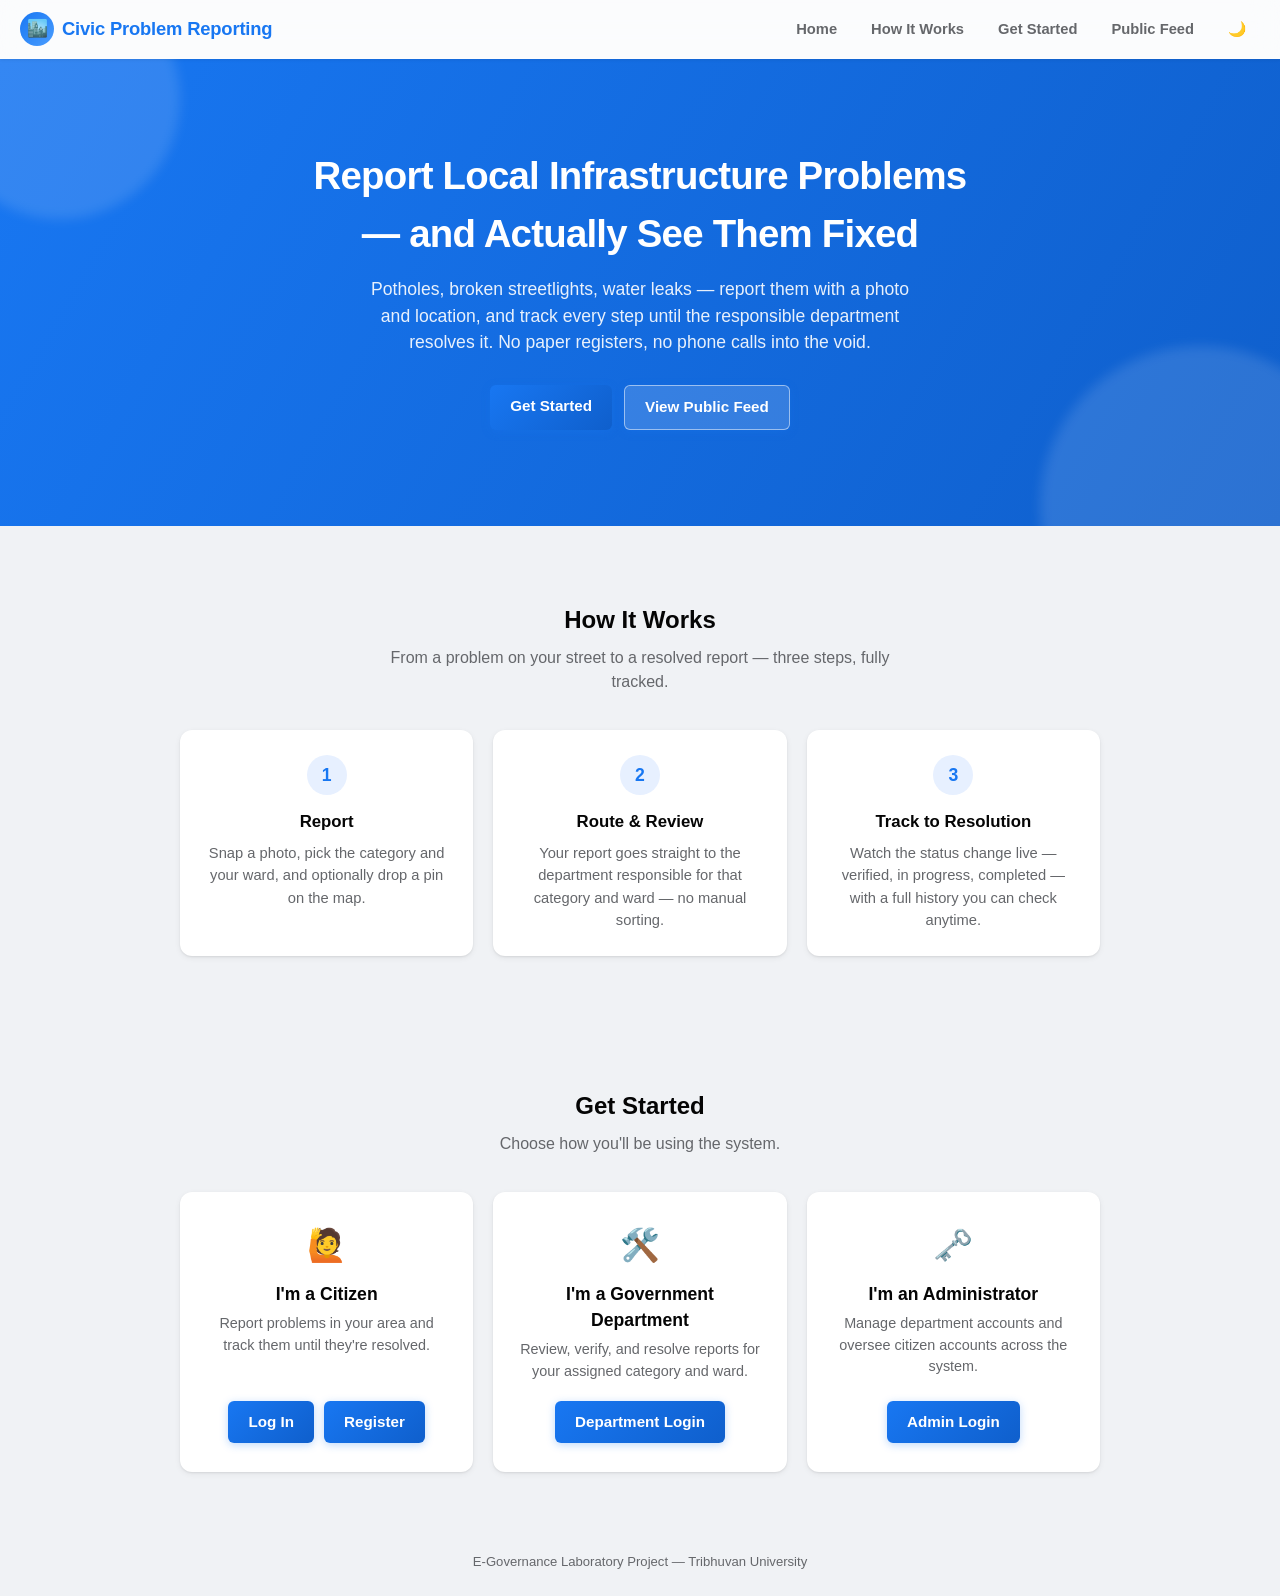
<file: frontend/index.html>
<!DOCTYPE html>
<html lang="en">
<head>
<meta charset="UTF-8" />
<script>(function(){var t=localStorage.getItem("theme");if(t==="dark"||t==="light")document.documentElement.setAttribute("data-theme",t);})();</script>
<meta name="viewport" content="width=device-width, initial-scale=1.0" />
<title>Local Civic Problem Reporting System</title>
<link rel="stylesheet" href="css/style.css?v=10" />
</head>
<body>

<header class="site-header">
  <a class="brand" href="index.html"><span class="brand-icon">🏙️</span>Civic Problem Reporting</a>
  <nav>
    <a href="#home">Home</a>
    <a href="#how-it-works">How It Works</a>
    <a href="#get-started">Get Started</a>
    <a href="feed.html">Public Feed</a>
    <button type="button" class="theme-toggle" data-theme-toggle aria-label="Toggle dark mode"></button>
  </nav>
</header>

<section class="hero" id="home">
  <h1>Report Local Infrastructure Problems — and Actually See Them Fixed</h1>
  <p class="hero-subtitle">
    Potholes, broken streetlights, water leaks — report them with a photo and
    location, and track every step until the responsible department resolves
    it. No paper registers, no phone calls into the void.
  </p>
  <div class="hero-actions">
    <a class="btn" href="#get-started">Get Started</a>
    <a class="btn secondary" href="feed.html">View Public Feed</a>
  </div>
</section>

<section class="landing-section" id="how-it-works">
  <h2 class="reveal">How It Works</h2>
  <p class="section-subtitle reveal">From a problem on your street to a resolved report — three steps, fully tracked.</p>
  <div class="steps-grid">
    <div class="step-card reveal reveal-stagger">
      <div class="step-num">1</div>
      <h3>Report</h3>
      <p>Snap a photo, pick the category and your ward, and optionally drop a pin on the map.</p>
    </div>
    <div class="step-card reveal reveal-stagger">
      <div class="step-num">2</div>
      <h3>Route &amp; Review</h3>
      <p>Your report goes straight to the department responsible for that category and ward — no manual sorting.</p>
    </div>
    <div class="step-card reveal reveal-stagger">
      <div class="step-num">3</div>
      <h3>Track to Resolution</h3>
      <p>Watch the status change live — verified, in progress, completed — with a full history you can check anytime.</p>
    </div>
  </div>
</section>

<section class="landing-section" id="get-started">
  <h2 class="reveal">Get Started</h2>
  <p class="section-subtitle reveal">Choose how you'll be using the system.</p>
  <div class="role-grid">
    <div class="role-card reveal reveal-stagger">
      <div class="role-icon">🙋</div>
      <h3>I'm a Citizen</h3>
      <p>Report problems in your area and track them until they're resolved.</p>
      <div class="role-links">
        <a class="btn small" href="login.html">Log In</a>
        <a class="btn small secondary" href="register.html">Register</a>
      </div>
    </div>
    <div class="role-card reveal reveal-stagger">
      <div class="role-icon">🛠️</div>
      <h3>I'm a Government Department</h3>
      <p>Review, verify, and resolve reports for your assigned category and ward.</p>
      <div class="role-links">
        <a class="btn small" href="staff-login.html">Department Login</a>
      </div>
    </div>
    <div class="role-card reveal reveal-stagger">
      <div class="role-icon">🗝️</div>
      <h3>I'm an Administrator</h3>
      <p>Manage department accounts and oversee citizen accounts across the system.</p>
      <div class="role-links">
        <a class="btn small" href="staff-login.html">Admin Login</a>
      </div>
    </div>
  </div>
</section>

<footer class="site-footer">
  E-Governance Laboratory Project — Tribhuvan University
</footer>

<script src="js/api.js?v=9"></script>
<script src="js/auth.js?v=11"></script>
</body>
</html>
</file>
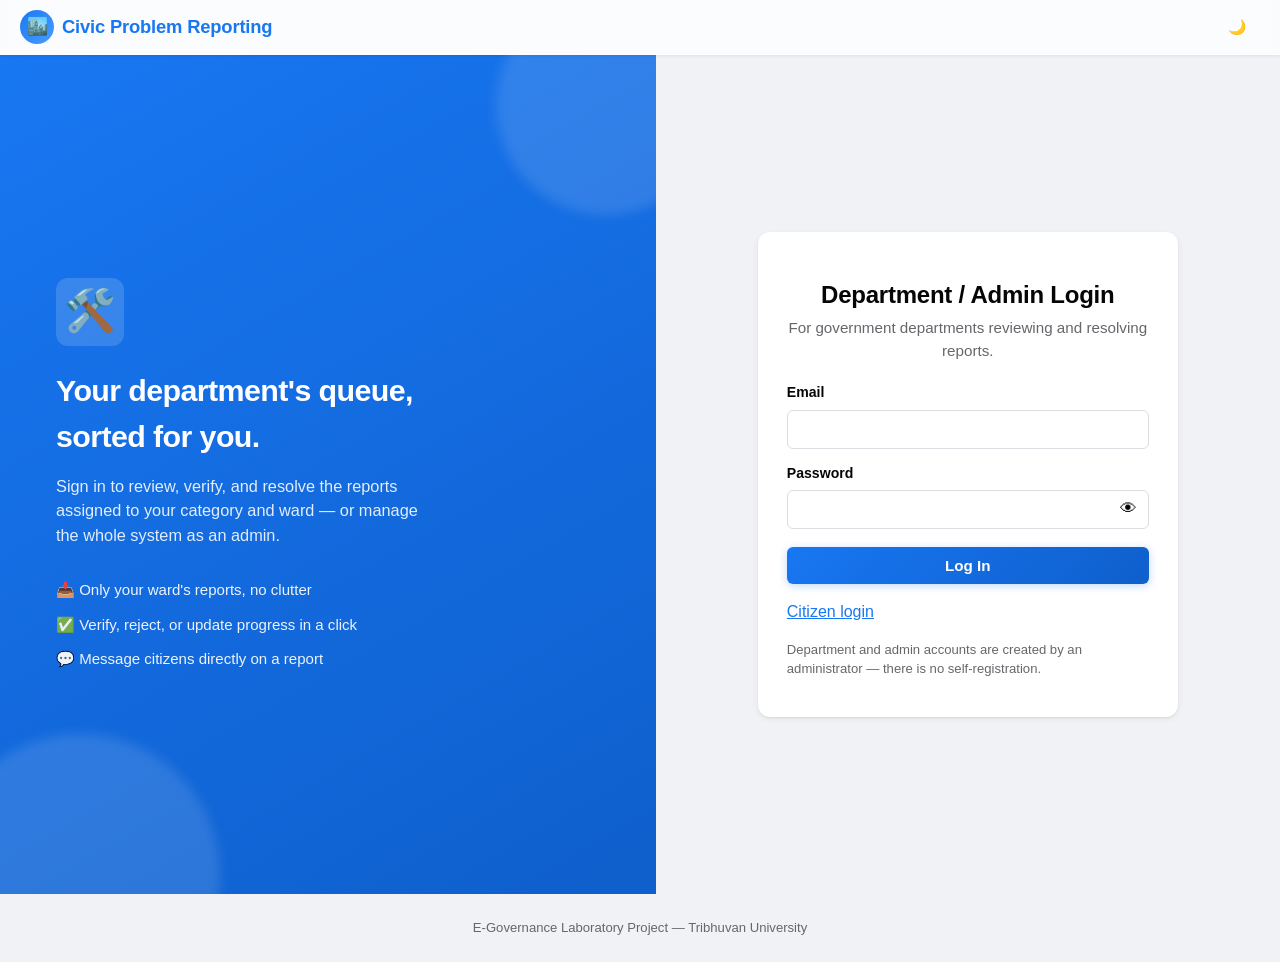
<file: frontend/admin-dashboard.html>
<!DOCTYPE html>
<html lang="en">
<head>
<meta charset="UTF-8" />
<script>(function(){var t=localStorage.getItem("theme");if(t==="dark"||t==="light")document.documentElement.setAttribute("data-theme",t);})();</script>
<meta name="viewport" content="width=device-width, initial-scale=1.0" />
<title>Admin Dashboard — Local Civic Problem Reporting System</title>
<link rel="stylesheet" href="css/style.css?v=10" />
</head>
<body>

<header class="site-header">
  <a class="brand" href="index.html"><span class="brand-icon">🏙️</span>Civic Problem Reporting</a>
  <nav>
    <a href="feed.html">Public Feed</a>
    <span id="whoami-badge" class="whoami-badge"></span>
    <button id="logout-btn">Log out</button>
    <button type="button" class="theme-toggle" data-theme-toggle aria-label="Toggle dark mode"></button>
  </nav>
</header>

<main class="wide">
  <div class="admin-hero">
    <div class="admin-hero-icon">🛡️</div>
    <div>
      <h1>Admin Dashboard</h1>
      <p class="subtitle">Create department accounts, manage citizens, and keep every ward covered.</p>
    </div>
  </div>

  <div id="error-box" class="error-box"></div>
  <div id="success-box" class="success-box"></div>

  <div id="stats-row" class="stats-row"></div>

  <div class="card section-card accent-blue reveal">
    <h3><span class="section-icon">➕</span>Create a New Department Account</h3>
    <form id="staff-form">
      <label for="full_name">Full name</label>
      <input type="text" id="full_name" required maxlength="150" />

      <label for="email">Email</label>
      <input type="email" id="email" required maxlength="150" />

      <label for="password">Temporary password</label>
      <div class="password-field">
        <input type="password" id="password" required minlength="8" />
        <button type="button" class="password-toggle" data-target="password" aria-label="Show password">👁</button>
      </div>

      <label for="role">Role</label>
      <select id="role">
        <option value="staff">Department</option>
        <option value="admin">Admin</option>
      </select>

      <div id="staff-only-fields">
        <label for="category">Category</label>
        <select id="category"></select>

        <label for="ward_no">Ward number</label>
        <input type="number" id="ward_no" min="1" />
      </div>

      <button type="submit" class="btn">✨ Create Department Account</button>
    </form>
  </div>

  <div id="staff-edit-modal" class="modal-overlay" style="display:none;">
    <div class="modal-box card">
      <h3><span class="section-icon">✏️</span>Edit Department Account</h3>
      <form id="staff-edit-form">
        <input type="hidden" id="edit_staff_id" />

        <label for="edit_full_name">Full name</label>
        <input type="text" id="edit_full_name" required maxlength="150" />

        <label for="edit_email">Email</label>
        <input type="email" id="edit_email" required maxlength="150" />

        <label for="edit_password">New password (leave blank to keep current)</label>
        <div class="password-field">
          <input type="password" id="edit_password" minlength="8" />
          <button type="button" class="password-toggle" data-target="edit_password" aria-label="Show password">👁</button>
        </div>

        <label for="edit_role">Role</label>
        <select id="edit_role">
          <option value="staff">Department</option>
          <option value="admin">Admin</option>
        </select>

        <div id="edit-staff-only-fields">
          <label for="edit_category">Category</label>
          <select id="edit_category"></select>

          <label for="edit_ward_no">Ward number</label>
          <input type="number" id="edit_ward_no" min="1" />
        </div>

        <div class="actions-row">
          <button type="submit" class="btn">💾 Save Changes</button>
          <button type="button" class="btn small secondary" id="staff-edit-cancel">Cancel</button>
        </div>
      </form>
    </div>
  </div>

  <div class="card section-card accent-purple reveal">
    <h3><span class="section-icon">🏢</span>Existing Department Accounts</h3>
    <table class="data-table" id="staff-table">
      <thead>
        <tr><th>Name</th><th>Email</th><th>Role</th><th>Category</th><th>Ward</th><th>Created</th><th>Status</th><th></th></tr>
      </thead>
      <tbody id="staff-table-body">
        <tr><td colspan="8"><div class="spinner-center" style="padding:16px 0;"><div class="spinner"></div></div></td></tr>
      </tbody>
    </table>
  </div>

  <div id="citizen-edit-modal" class="modal-overlay" style="display:none;">
    <div class="modal-box card">
      <h3><span class="section-icon">✏️</span>Edit Citizen Account</h3>
      <form id="citizen-edit-form">
        <input type="hidden" id="edit_citizen_id" />

        <label for="edit_citizen_full_name">Full name</label>
        <input type="text" id="edit_citizen_full_name" required maxlength="150" />

        <label for="edit_citizen_email">Email</label>
        <input type="email" id="edit_citizen_email" required maxlength="150" />

        <label for="edit_citizen_phone">Phone</label>
        <input type="text" id="edit_citizen_phone" required maxlength="20" />

        <label for="edit_citizen_password">New password (leave blank to keep current)</label>
        <div class="password-field">
          <input type="password" id="edit_citizen_password" minlength="8" />
          <button type="button" class="password-toggle" data-target="edit_citizen_password" aria-label="Show password">👁</button>
        </div>

        <div class="actions-row">
          <button type="submit" class="btn">💾 Save Changes</button>
          <button type="button" class="btn small secondary" id="citizen-edit-cancel">Cancel</button>
        </div>
      </form>
    </div>
  </div>

  <div class="card section-card accent-green reveal">
    <h3><span class="section-icon">🧑‍🤝‍🧑</span>All Citizens</h3>
    <table class="data-table" id="citizens-table">
      <thead>
        <tr><th>Name</th><th>Email</th><th>Phone</th><th>Citizenship #</th><th>Registered</th><th>Status</th><th></th></tr>
      </thead>
      <tbody id="citizens-table-body">
        <tr><td colspan="7"><div class="spinner-center" style="padding:16px 0;"><div class="spinner"></div></div></td></tr>
      </tbody>
    </table>
  </div>

  <div class="card section-card accent-orange reveal">
    <h3><span class="section-icon">⚠️</span>Reports With No Department Coverage</h3>
    <p class="helper-text">
      These reports' category + ward has no active department assigned, so
      they're invisible in every department dashboard. Create a matching
      department account above to fix each one.
    </p>
    <table class="data-table" id="unassigned-table">
      <thead>
        <tr><th>Category</th><th>Ward</th><th>Landmark</th><th>Status</th><th>Reported</th></tr>
      </thead>
      <tbody id="unassigned-table-body">
        <tr><td colspan="5"><div class="spinner-center" style="padding:16px 0;"><div class="spinner"></div></div></td></tr>
      </tbody>
    </table>
  </div>

  <div id="report-edit-modal" class="modal-overlay" style="display:none;">
    <div class="modal-box card">
      <h3><span class="section-icon">✏️</span>Edit Report</h3>
      <form id="report-edit-form">
        <input type="hidden" id="edit_report_id" />

        <label for="edit_report_category">Category</label>
        <select id="edit_report_category"></select>

        <label for="edit_report_ward_no">Ward number</label>
        <input type="number" id="edit_report_ward_no" min="1" required />

        <label for="edit_report_landmark">Landmark</label>
        <input type="text" id="edit_report_landmark" required maxlength="200" />

        <label for="edit_report_description">Description</label>
        <textarea id="edit_report_description" required rows="4"></textarea>

        <div class="actions-row">
          <button type="submit" class="btn">💾 Save Changes</button>
          <button type="button" class="btn small secondary" id="report-edit-cancel">Cancel</button>
        </div>
      </form>
    </div>
  </div>

  <div class="card section-card accent-purple reveal">
    <h3><span class="section-icon">📋</span>All Reports</h3>
    <table class="data-table" id="reports-table">
      <thead>
        <tr><th>Reported by</th><th>Category</th><th>Ward</th><th>Landmark</th><th>Status</th><th>Reported</th><th></th></tr>
      </thead>
      <tbody id="reports-table-body">
        <tr><td colspan="7"><div class="spinner-center" style="padding:16px 0;"><div class="spinner"></div></div></td></tr>
      </tbody>
    </table>
  </div>
</main>

<footer class="site-footer">
  E-Governance Laboratory Project — Tribhuvan University
</footer>

<script src="js/api.js?v=9"></script>
<script src="js/auth.js?v=11"></script>
<script>
  requireAdminLogin();
  renderWhoAmI();

  document.getElementById("logout-btn").addEventListener("click", () => {
    clearToken("staff");
    clearToken("citizen");
    window.location.href = "staff-login.html";
  });

  const categorySelect = document.getElementById("category");
  CATEGORIES.forEach((c) => {
    const opt = document.createElement("option");
    opt.value = c.value;
    opt.textContent = c.label;
    categorySelect.appendChild(opt);
  });

  const roleSelect = document.getElementById("role");
  const staffOnlyFields = document.getElementById("staff-only-fields");
  roleSelect.addEventListener("change", () => {
    staffOnlyFields.style.display = roleSelect.value === "staff" ? "block" : "none";
  });

  const form = document.getElementById("staff-form");
  const errorEl = document.getElementById("error-box");
  const successEl = document.getElementById("success-box");
  const tableBody = document.getElementById("staff-table-body");
  const statsEl = document.getElementById("stats-row");
  let lastCounts = { staff: 0, citizens: 0, unassigned: 0 };

  function renderStats() {
    statsEl.innerHTML = `
      <div class="stat-pill accent-blue"><span class="stat-icon">🏢</span><div><span class="stat-num">${lastCounts.staff}</span><span class="stat-label">Department Accounts</span></div></div>
      <div class="stat-pill accent-green"><span class="stat-icon">🧑‍🤝‍🧑</span><div><span class="stat-num">${lastCounts.citizens}</span><span class="stat-label">Citizens</span></div></div>
      <div class="stat-pill accent-orange"><span class="stat-icon">⚠️</span><div><span class="stat-num">${lastCounts.unassigned}</span><span class="stat-label">Uncovered Reports</span></div></div>
    `;
    animateCardsIn(statsEl);
  }

  function escapeHtml(str) {
    const div = document.createElement("div");
    div.textContent = str || "";
    return div.innerHTML;
  }

  function statusBadge(disabled) {
    return disabled
      ? `<span class="badge rejected">Disabled</span>`
      : `<span class="badge completed">Active</span>`;
  }

  let lastStaffList = [];

  async function loadStaff() {
    try {
      const staffList = await apiFetch("/admin/staff", { authKind: "staff" });
      lastStaffList = staffList;
      lastCounts.staff = staffList.length;
      renderStats();
      if (staffList.length === 0) {
        tableBody.innerHTML = `<tr><td colspan="8">No department accounts yet.</td></tr>`;
        return;
      }
      tableBody.innerHTML = staffList
        .map(
          (s) => `
        <tr>
          <td>${escapeHtml(s.full_name)}</td>
          <td>${escapeHtml(s.email)}</td>
          <td><span class="role-chip ${s.role}">${s.role === "admin" ? "🛡️ Admin" : "🏢 Department"}</span></td>
          <td>${s.category ? categoryLabel(s.category) : "—"}</td>
          <td>${s.ward_no ?? "—"}</td>
          <td>${formatDate(s.created_at)}</td>
          <td>${statusBadge(s.disabled)}</td>
          <td>
            <div class="actions-row">
              <button type="button" class="btn small secondary" data-staff-edit="${s.id}">✏️ Edit</button>
              ${s.role === "admin"
                ? ""
                : `<button type="button" class="btn small ${s.disabled ? "" : "reject"}" data-staff-toggle="${s.id}" data-disabled="${s.disabled}">${s.disabled ? "Re-enable" : "Remove"}</button>`
              }
              <button type="button" class="btn small reject" data-staff-delete="${s.id}">🗑️ Delete</button>
            </div>
          </td>
        </tr>`
        )
        .join("");

      animateCardsIn(tableBody, "tr");
      tableBody.querySelectorAll("[data-staff-toggle]").forEach((btn) => {
        btn.addEventListener("click", () => toggleStaff(btn));
      });
      tableBody.querySelectorAll("[data-staff-edit]").forEach((btn) => {
        btn.addEventListener("click", () => openEditStaffModal(btn.dataset.staffEdit));
      });
      tableBody.querySelectorAll("[data-staff-delete]").forEach((btn) => {
        btn.addEventListener("click", () => deleteStaff(btn));
      });
    } catch (err) {
      showBox(errorEl, err.message);
    }
  }

  const editModal = document.getElementById("staff-edit-modal");
  const editForm = document.getElementById("staff-edit-form");
  const editRoleSelect = document.getElementById("edit_role");
  const editStaffOnlyFields = document.getElementById("edit-staff-only-fields");
  const editCategorySelect = document.getElementById("edit_category");

  CATEGORIES.forEach((c) => {
    const opt = document.createElement("option");
    opt.value = c.value;
    opt.textContent = c.label;
    editCategorySelect.appendChild(opt);
  });

  editRoleSelect.addEventListener("change", () => {
    editStaffOnlyFields.style.display = editRoleSelect.value === "staff" ? "block" : "none";
  });

  function openEditStaffModal(id) {
    const staff = lastStaffList.find((s) => s.id === id);
    if (!staff) return;
    document.getElementById("edit_staff_id").value = staff.id;
    document.getElementById("edit_full_name").value = staff.full_name;
    document.getElementById("edit_email").value = staff.email;
    document.getElementById("edit_password").value = "";
    editRoleSelect.value = staff.role;
    editCategorySelect.value = staff.category || "";
    document.getElementById("edit_ward_no").value = staff.ward_no ?? "";
    editStaffOnlyFields.style.display = staff.role === "staff" ? "block" : "none";
    showBox(errorEl, "");
    showBox(successEl, "");
    editModal.style.display = "flex";
  }

  function closeEditStaffModal() {
    editModal.style.display = "none";
  }

  document.getElementById("staff-edit-cancel").addEventListener("click", closeEditStaffModal);
  editModal.addEventListener("click", (e) => {
    if (e.target === editModal) closeEditStaffModal();
  });

  editForm.addEventListener("submit", async (e) => {
    e.preventDefault();
    showBox(errorEl, "");
    showBox(successEl, "");

    const id = document.getElementById("edit_staff_id").value;
    const role = editRoleSelect.value;
    const body = {
      full_name: document.getElementById("edit_full_name").value.trim(),
      email: document.getElementById("edit_email").value.trim(),
      role,
    };
    const password = document.getElementById("edit_password").value;
    if (password) body.password = password;
    if (role === "staff") {
      body.category = editCategorySelect.value;
      body.ward_no = Number(document.getElementById("edit_ward_no").value);
    }

    const submitBtn = editForm.querySelector('button[type="submit"]');
    setButtonLoading(submitBtn, true);
    try {
      await apiFetch(`/admin/staff/${id}`, { method: "PATCH", body, authKind: "staff" });
      closeEditStaffModal();
      showBox(successEl, "Department account updated.");
      loadStaff();
      loadUnassigned();
    } catch (err) {
      showBox(errorEl, err.message);
    } finally {
      setButtonLoading(submitBtn, false);
    }
  });

  async function deleteStaff(btn) {
    const id = btn.dataset.staffDelete;
    if (!confirm("Permanently delete this department account? This cannot be undone — the account itself is gone for good, though their past actions stay in the report history.")) {
      return;
    }
    showBox(errorEl, "");
    showBox(successEl, "");
    setButtonLoading(btn, true);
    try {
      await apiFetch(`/admin/staff/${id}`, { method: "DELETE", authKind: "staff" });
      showBox(successEl, "Department account permanently deleted.");
      loadStaff();
      loadUnassigned();
    } catch (err) {
      showBox(errorEl, err.message);
      setButtonLoading(btn, false);
    }
  }

  async function toggleStaff(btn) {
    const id = btn.dataset.staffToggle;
    const isDisabled = btn.dataset.disabled === "true";
    const action = isDisabled ? "enable" : "disable";
    if (!isDisabled && !confirm("Remove this department account? They will no longer be able to log in. This can be undone later.")) {
      return;
    }
    showBox(errorEl, "");
    showBox(successEl, "");
    setButtonLoading(btn, true);
    try {
      await apiFetch(`/admin/staff/${id}/${action}`, { method: "PATCH", authKind: "staff" });
      showBox(successEl, `Department account ${action === "disable" ? "removed" : "re-enabled"}.`);
      loadStaff();
      loadUnassigned();
    } catch (err) {
      showBox(errorEl, err.message);
      setButtonLoading(btn, false);
    }
  }

  const citizensTableBody = document.getElementById("citizens-table-body");
  let lastCitizensList = [];

  async function loadCitizens() {
    try {
      const citizens = await apiFetch("/admin/citizens", { authKind: "staff" });
      lastCitizensList = citizens;
      lastCounts.citizens = citizens.length;
      renderStats();
      if (citizens.length === 0) {
        citizensTableBody.innerHTML = `<tr><td colspan="7">No citizens registered yet.</td></tr>`;
        return;
      }
      citizensTableBody.innerHTML = citizens
        .map(
          (c) => `
        <tr>
          <td>${escapeHtml(c.full_name)}</td>
          <td>${escapeHtml(c.email)}</td>
          <td>${escapeHtml(c.phone)}</td>
          <td>${escapeHtml(c.citizenship_number) || "—"}</td>
          <td>${formatDate(c.created_at)}</td>
          <td>${statusBadge(c.disabled)}</td>
          <td>
            <div class="actions-row">
              ${c.has_citizenship_photo ? `<button type="button" class="btn small secondary" data-citizen-id-photo="${c.id}">🪪 View ID</button>` : ""}
              <button type="button" class="btn small secondary" data-citizen-edit="${c.id}">✏️ Edit</button>
              <button type="button" class="btn small ${c.disabled ? "" : "reject"}" data-citizen-toggle="${c.id}" data-disabled="${c.disabled}">${c.disabled ? "Re-enable" : "Disable"}</button>
              <button type="button" class="btn small reject" data-citizen-delete="${c.id}">🗑️ Delete</button>
            </div>
          </td>
        </tr>`
        )
        .join("");

      animateCardsIn(citizensTableBody, "tr");
      citizensTableBody.querySelectorAll("[data-citizen-toggle]").forEach((btn) => {
        btn.addEventListener("click", () => toggleCitizen(btn));
      });
      citizensTableBody.querySelectorAll("[data-citizen-id-photo]").forEach((btn) => {
        btn.addEventListener("click", () => viewCitizenshipPhoto(btn));
      });
      citizensTableBody.querySelectorAll("[data-citizen-edit]").forEach((btn) => {
        btn.addEventListener("click", () => openEditCitizenModal(btn.dataset.citizenEdit));
      });
      citizensTableBody.querySelectorAll("[data-citizen-delete]").forEach((btn) => {
        btn.addEventListener("click", () => deleteCitizen(btn));
      });
    } catch (err) {
      showBox(errorEl, err.message);
    }
  }

  const citizenEditModal = document.getElementById("citizen-edit-modal");
  const citizenEditForm = document.getElementById("citizen-edit-form");

  function openEditCitizenModal(id) {
    const citizen = lastCitizensList.find((c) => c.id === id);
    if (!citizen) return;
    document.getElementById("edit_citizen_id").value = citizen.id;
    document.getElementById("edit_citizen_full_name").value = citizen.full_name;
    document.getElementById("edit_citizen_email").value = citizen.email;
    document.getElementById("edit_citizen_phone").value = citizen.phone;
    document.getElementById("edit_citizen_password").value = "";
    showBox(errorEl, "");
    showBox(successEl, "");
    citizenEditModal.style.display = "flex";
  }

  function closeEditCitizenModal() {
    citizenEditModal.style.display = "none";
  }

  document.getElementById("citizen-edit-cancel").addEventListener("click", closeEditCitizenModal);
  citizenEditModal.addEventListener("click", (e) => {
    if (e.target === citizenEditModal) closeEditCitizenModal();
  });

  citizenEditForm.addEventListener("submit", async (e) => {
    e.preventDefault();
    showBox(errorEl, "");
    showBox(successEl, "");

    const id = document.getElementById("edit_citizen_id").value;
    const body = {
      full_name: document.getElementById("edit_citizen_full_name").value.trim(),
      email: document.getElementById("edit_citizen_email").value.trim(),
      phone: document.getElementById("edit_citizen_phone").value.trim(),
    };
    const password = document.getElementById("edit_citizen_password").value;
    if (password) body.password = password;

    const submitBtn = citizenEditForm.querySelector('button[type="submit"]');
    setButtonLoading(submitBtn, true);
    try {
      await apiFetch(`/admin/citizens/${id}`, { method: "PATCH", body, authKind: "staff" });
      closeEditCitizenModal();
      showBox(successEl, "Citizen account updated.");
      loadCitizens();
    } catch (err) {
      showBox(errorEl, err.message);
    } finally {
      setButtonLoading(submitBtn, false);
    }
  });

  async function deleteCitizen(btn) {
    const id = btn.dataset.citizenDelete;
    if (!confirm("Permanently delete this citizen account? This cannot be undone, and it also deletes every report they've ever submitted.")) {
      return;
    }
    showBox(errorEl, "");
    showBox(successEl, "");
    setButtonLoading(btn, true);
    try {
      await apiFetch(`/admin/citizens/${id}`, { method: "DELETE", authKind: "staff" });
      showBox(successEl, "Citizen account permanently deleted.");
      loadCitizens();
      loadUnassigned();
      loadReports();
    } catch (err) {
      showBox(errorEl, err.message);
      setButtonLoading(btn, false);
    }
  }

  async function viewCitizenshipPhoto(btn) {
    const id = btn.dataset.citizenIdPhoto;
    setButtonLoading(btn, true);
    try {
      const token = getToken("staff");
      const res = await fetch(`${API_BASE_URL}/admin/citizens/${id}/citizenship-photo`, {
        headers: { Authorization: `Bearer ${token}` },
      });
      if (!res.ok) throw new Error("Could not load citizenship photo.");
      const blob = await res.blob();
      window.open(URL.createObjectURL(blob), "_blank");
    } catch (err) {
      showBox(errorEl, err.message);
    } finally {
      setButtonLoading(btn, false);
    }
  }

  async function toggleCitizen(btn) {
    const id = btn.dataset.citizenToggle;
    const isDisabled = btn.dataset.disabled === "true";
    const action = isDisabled ? "enable" : "disable";
    if (!isDisabled && !confirm("Disable this citizen's account? They won't be able to log in or submit reports until re-enabled.")) {
      return;
    }
    showBox(errorEl, "");
    showBox(successEl, "");
    setButtonLoading(btn, true);
    try {
      await apiFetch(`/admin/citizens/${id}/${action}`, { method: "PATCH", authKind: "staff" });
      showBox(successEl, `Citizen account ${action === "disable" ? "disabled" : "re-enabled"}.`);
      loadCitizens();
    } catch (err) {
      showBox(errorEl, err.message);
      setButtonLoading(btn, false);
    }
  }

  const unassignedTableBody = document.getElementById("unassigned-table-body");

  async function loadUnassigned() {
    try {
      const reports = await apiFetch("/admin/reports/unassigned", { authKind: "staff" });
      lastCounts.unassigned = reports.length;
      renderStats();
      if (reports.length === 0) {
        unassignedTableBody.innerHTML = `<tr><td colspan="5">None — every report has a matching department. 🎉</td></tr>`;
        return;
      }
      unassignedTableBody.innerHTML = reports
        .map(
          (r) => `
        <tr>
          <td>${categoryLabel(r.category)}</td>
          <td>${r.ward_no}</td>
          <td>${escapeHtml(r.landmark)}</td>
          <td><span class="badge ${r.status}">${statusLabel(r.status)}</span></td>
          <td>${formatDate(r.created_at)}</td>
        </tr>`
        )
        .join("");
      animateCardsIn(unassignedTableBody, "tr");
    } catch (err) {
      showBox(errorEl, err.message);
    }
  }

  const reportsTableBody = document.getElementById("reports-table-body");
  let lastReportsList = [];

  async function loadReports() {
    try {
      const reports = await apiFetch("/admin/reports", { authKind: "staff" });
      lastReportsList = reports;
      if (reports.length === 0) {
        reportsTableBody.innerHTML = `<tr><td colspan="7">No reports submitted yet.</td></tr>`;
        return;
      }
      reportsTableBody.innerHTML = reports
        .map(
          (r) => `
        <tr>
          <td>${escapeHtml(r.reporter_name)}</td>
          <td>${categoryLabel(r.category)}</td>
          <td>${r.ward_no}</td>
          <td>${escapeHtml(r.landmark)}</td>
          <td><span class="badge ${r.status}">${statusLabel(r.status)}</span></td>
          <td>${formatDate(r.created_at)}</td>
          <td>
            <div class="actions-row">
              <button type="button" class="btn small secondary" data-report-edit="${r.id}">✏️ Edit</button>
              <button type="button" class="btn small reject" data-report-delete="${r.id}">🗑️ Delete</button>
            </div>
          </td>
        </tr>`
        )
        .join("");

      animateCardsIn(reportsTableBody, "tr");
      reportsTableBody.querySelectorAll("[data-report-edit]").forEach((btn) => {
        btn.addEventListener("click", () => openEditReportModal(btn.dataset.reportEdit));
      });
      reportsTableBody.querySelectorAll("[data-report-delete]").forEach((btn) => {
        btn.addEventListener("click", () => deleteReport(btn));
      });
    } catch (err) {
      showBox(errorEl, err.message);
    }
  }

  const reportEditModal = document.getElementById("report-edit-modal");
  const reportEditForm = document.getElementById("report-edit-form");
  const reportEditCategorySelect = document.getElementById("edit_report_category");

  CATEGORIES.forEach((c) => {
    const opt = document.createElement("option");
    opt.value = c.value;
    opt.textContent = c.label;
    reportEditCategorySelect.appendChild(opt);
  });

  function openEditReportModal(id) {
    const report = lastReportsList.find((r) => r.id === id);
    if (!report) return;
    document.getElementById("edit_report_id").value = report.id;
    reportEditCategorySelect.value = report.category;
    document.getElementById("edit_report_ward_no").value = report.ward_no;
    document.getElementById("edit_report_landmark").value = report.landmark;
    document.getElementById("edit_report_description").value = report.description;
    showBox(errorEl, "");
    showBox(successEl, "");
    reportEditModal.style.display = "flex";
  }

  function closeEditReportModal() {
    reportEditModal.style.display = "none";
  }

  document.getElementById("report-edit-cancel").addEventListener("click", closeEditReportModal);
  reportEditModal.addEventListener("click", (e) => {
    if (e.target === reportEditModal) closeEditReportModal();
  });

  reportEditForm.addEventListener("submit", async (e) => {
    e.preventDefault();
    showBox(errorEl, "");
    showBox(successEl, "");

    const id = document.getElementById("edit_report_id").value;
    const body = {
      category: reportEditCategorySelect.value,
      ward_no: Number(document.getElementById("edit_report_ward_no").value),
      landmark: document.getElementById("edit_report_landmark").value.trim(),
      description: document.getElementById("edit_report_description").value.trim(),
    };

    const submitBtn = reportEditForm.querySelector('button[type="submit"]');
    setButtonLoading(submitBtn, true);
    try {
      await apiFetch(`/admin/reports/${id}`, { method: "PATCH", body, authKind: "staff" });
      closeEditReportModal();
      showBox(successEl, "Report updated.");
      loadReports();
      loadUnassigned();
    } catch (err) {
      showBox(errorEl, err.message);
    } finally {
      setButtonLoading(submitBtn, false);
    }
  });

  async function deleteReport(btn) {
    const id = btn.dataset.reportDelete;
    if (!confirm("Permanently delete this report? This cannot be undone.")) {
      return;
    }
    showBox(errorEl, "");
    showBox(successEl, "");
    setButtonLoading(btn, true);
    try {
      await apiFetch(`/admin/reports/${id}`, { method: "DELETE", authKind: "staff" });
      showBox(successEl, "Report permanently deleted.");
      loadReports();
      loadUnassigned();
    } catch (err) {
      showBox(errorEl, err.message);
      setButtonLoading(btn, false);
    }
  }

  form.addEventListener("submit", async (e) => {
    e.preventDefault();
    showBox(errorEl, "");
    showBox(successEl, "");

    const role = roleSelect.value;
    const body = {
      full_name: document.getElementById("full_name").value.trim(),
      email: document.getElementById("email").value.trim(),
      password: document.getElementById("password").value,
      role,
    };
    if (role === "staff") {
      body.category = categorySelect.value;
      body.ward_no = Number(document.getElementById("ward_no").value);
    }

    const submitBtn = form.querySelector('button[type="submit"]');
    setButtonLoading(submitBtn, true);

    try {
      await apiFetch("/admin/staff", { method: "POST", body, authKind: "staff" });
      showBox(successEl, "Department account created.");
      form.reset();
      staffOnlyFields.style.display = "block";
      loadStaff();
      loadUnassigned();
    } catch (err) {
      showBox(errorEl, err.message);
    } finally {
      setButtonLoading(submitBtn, false);
    }
  });

  loadStaff();
  loadCitizens();
  loadUnassigned();
  loadReports();
</script>
</body>
</html>
</file>
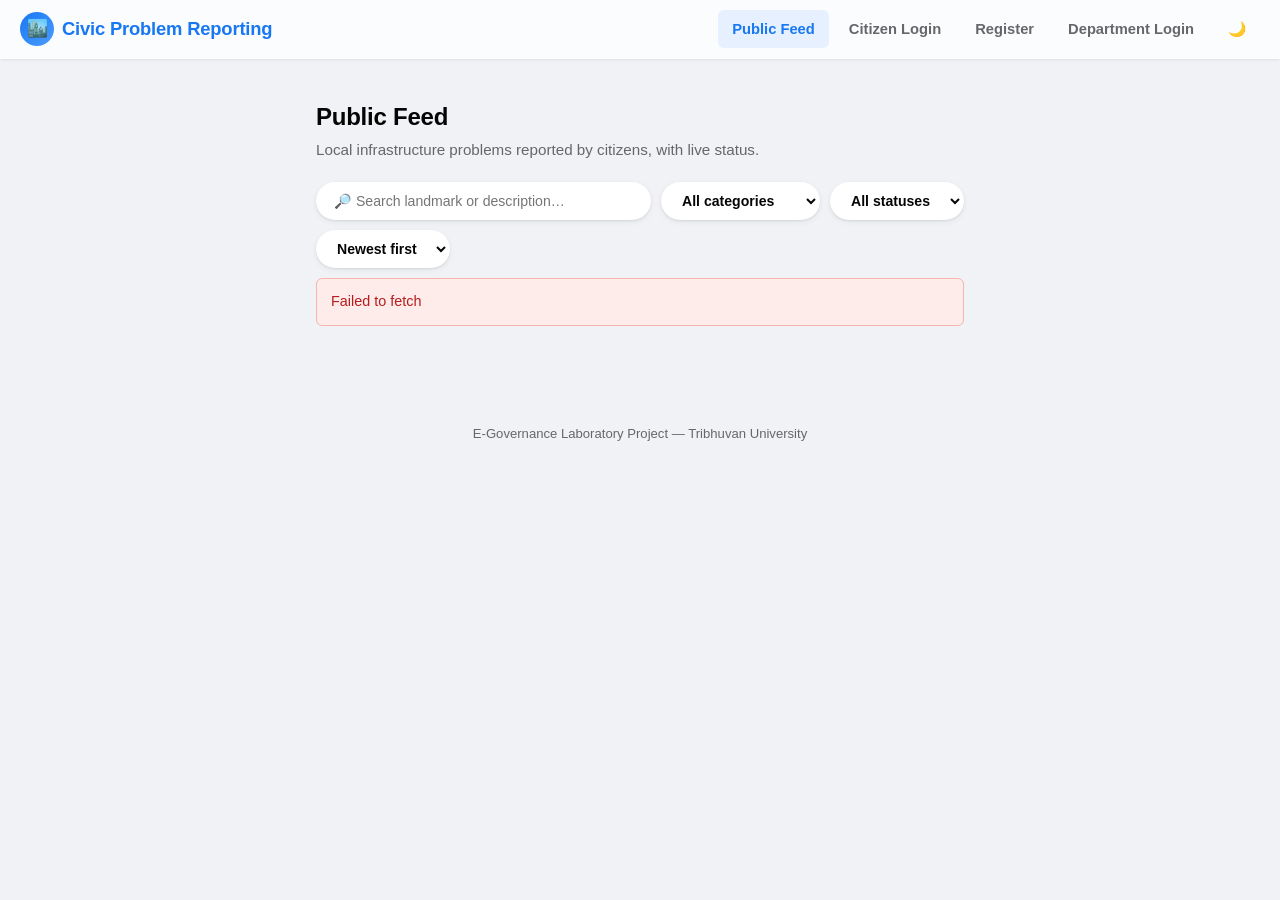
<file: frontend/feed.html>
<!DOCTYPE html>
<html lang="en">
<head>
<meta charset="UTF-8" />
<script>(function(){var t=localStorage.getItem("theme");if(t==="dark"||t==="light")document.documentElement.setAttribute("data-theme",t);})();</script>
<meta name="viewport" content="width=device-width, initial-scale=1.0" />
<title>Public Feed — Local Civic Problem Reporting System</title>
<link rel="stylesheet" href="css/style.css?v=10" />
</head>
<body>

<header class="site-header">
  <a class="brand" href="index.html"><span class="brand-icon">🏙️</span>Civic Problem Reporting</a>
  <nav id="nav-links"></nav>
</header>

<main>
  <h1>Public Feed</h1>
  <p class="subtitle">Local infrastructure problems reported by citizens, with live status.</p>

  <div class="filters">
    <input type="search" id="search-filter" placeholder="🔎 Search landmark or description…" />
    <select id="category-filter">
      <option value="">All categories</option>
    </select>
    <select id="status-filter">
      <option value="">All statuses</option>
      <option value="submitted">Submitted</option>
      <option value="verified">Verified</option>
      <option value="rejected">Rejected</option>
      <option value="in_progress">In Progress</option>
      <option value="completed">Completed</option>
    </select>
    <select id="sort-filter">
      <option value="newest">Newest first</option>
      <option value="oldest">Oldest first</option>
    </select>
  </div>

  <p id="results-count" class="results-count"></p>

  <div id="error-box" class="error-box"></div>
  <div id="report-list" class="report-list"></div>
</main>

<footer class="site-footer">
  E-Governance Laboratory Project — Tribhuvan University
</footer>

<script src="js/api.js?v=9"></script>
<script src="js/auth.js?v=11"></script>
<script>
  renderCitizenHeader("feed.html");

  const categorySelect = document.getElementById("category-filter");
  CATEGORIES.forEach((c) => {
    const opt = document.createElement("option");
    opt.value = c.value;
    opt.textContent = c.label;
    categorySelect.appendChild(opt);
  });

  const listEl = document.getElementById("report-list");
  const errorEl = document.getElementById("error-box");
  const statusSelect = document.getElementById("status-filter");
  const sortSelect = document.getElementById("sort-filter");
  const searchInput = document.getElementById("search-filter");
  const resultsCountEl = document.getElementById("results-count");

  let allReports = [];

  function initials(name) {
    return (name || "?").trim().charAt(0).toUpperCase();
  }

  function reportCardHtml(r) {
    return `
      <div class="card report-card">
        <div class="post-header">
          <div class="avatar">${initials(r.reporter_name)}</div>
          <div class="post-header-text">
            <div class="post-author">${escapeHtml(r.reporter_name)}</div>
            <div class="post-meta">${categoryLabel(r.category)} • Ward ${r.ward_no} • ${formatDate(r.created_at)}</div>
          </div>
          <span class="badge ${r.status}">${statusLabel(r.status)}</span>
        </div>
        <a href="report-detail.html?id=${r.id}" class="report-img-wrap">
          <img src="${photoUrl(r.photo_path)}" alt="Photo of reported problem" />
          <span class="category-chip">${categoryIcon(r.category)} ${categoryLabel(r.category)}</span>
        </a>
        <div class="report-card-body">
          <h3><a href="report-detail.html?id=${r.id}">${categoryLabel(r.category)} — Ward ${r.ward_no}</a></h3>
          <div class="meta-row">📍 Near ${escapeHtml(r.landmark)}</div>
        </div>
      </div>
    `;
  }

  function escapeHtml(str) {
    const div = document.createElement("div");
    div.textContent = str;
    return div.innerHTML;
  }

  function applyFiltersAndRender() {
    const term = searchInput.value.trim().toLowerCase();
    let reports = allReports.filter((r) => {
      if (!term) return true;
      return (r.landmark || "").toLowerCase().includes(term) || (r.description || "").toLowerCase().includes(term);
    });

    reports = reports.slice().sort((a, b) => {
      const diff = new Date(a.created_at) - new Date(b.created_at);
      return sortSelect.value === "oldest" ? diff : -diff;
    });

    resultsCountEl.textContent = allReports.length
      ? `Showing ${reports.length} of ${allReports.length} report${allReports.length === 1 ? "" : "s"}`
      : "";

    if (reports.length === 0) {
      listEl.innerHTML = `<p class="empty-state"><span class="empty-icon">🔍</span>No reports match these filters yet.</p>`;
      return;
    }
    listEl.innerHTML = reports.map(reportCardHtml).join("");
    animateCardsIn(listEl);
  }

  async function loadReports() {
    showBox(errorEl, "");
    listEl.innerHTML = spinnerHtml();
    resultsCountEl.textContent = "";
    try {
      const params = new URLSearchParams();
      if (categorySelect.value) params.set("category", categorySelect.value);
      if (statusSelect.value) params.set("status_filter", statusSelect.value);
      const query = params.toString() ? `?${params.toString()}` : "";
      allReports = await apiFetch(`/reports${query}`);
      applyFiltersAndRender();
    } catch (err) {
      showBox(errorEl, err.message);
      listEl.innerHTML = "";
    }
  }

  categorySelect.addEventListener("change", loadReports);
  statusSelect.addEventListener("change", loadReports);
  sortSelect.addEventListener("change", applyFiltersAndRender);
  let searchDebounce;
  searchInput.addEventListener("input", () => {
    clearTimeout(searchDebounce);
    searchDebounce = setTimeout(applyFiltersAndRender, 150);
  });
  loadReports();
</script>
</body>
</html>
</file>
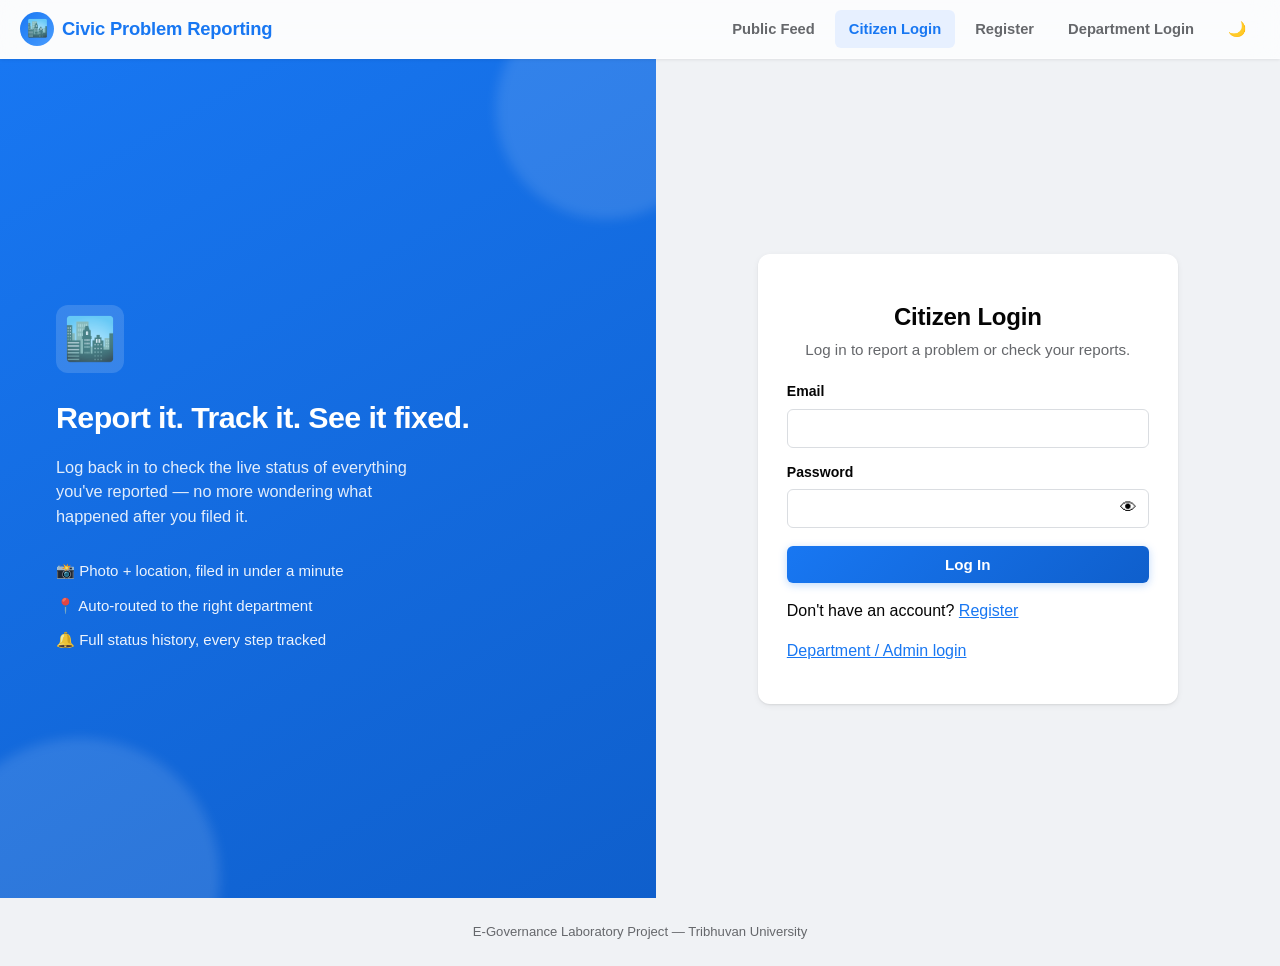
<file: frontend/login.html>
<!DOCTYPE html>
<html lang="en">
<head>
<meta charset="UTF-8" />
<script>(function(){var t=localStorage.getItem("theme");if(t==="dark"||t==="light")document.documentElement.setAttribute("data-theme",t);})();</script>
<meta name="viewport" content="width=device-width, initial-scale=1.0" />
<title>Citizen Login — Local Civic Problem Reporting System</title>
<link rel="stylesheet" href="css/style.css?v=10" />
</head>
<body>

<header class="site-header">
  <a class="brand" href="index.html"><span class="brand-icon">🏙️</span>Civic Problem Reporting</a>
  <nav id="nav-links"></nav>
</header>

<main class="auth-shell">
  <div class="auth-visual">
    <div class="auth-visual-icon">🏙️</div>
    <h2>Report it. Track it. See it fixed.</h2>
    <p>Log back in to check the live status of everything you've reported — no more wondering what happened after you filed it.</p>
    <div class="auth-visual-points">
      <span>📸 Photo + location, filed in under a minute</span>
      <span>📍 Auto-routed to the right department</span>
      <span>🔔 Full status history, every step tracked</span>
    </div>
  </div>
  <div class="auth-form-panel">
    <div class="card form-card">
      <h1>Citizen Login</h1>
      <p class="subtitle">Log in to report a problem or check your reports.</p>

      <div id="error-box" class="error-box"></div>

      <form id="login-form">
        <label for="email">Email</label>
        <input type="email" id="email" required />

        <label for="password">Password</label>
        <div class="password-field">
          <input type="password" id="password" required />
          <button type="button" class="password-toggle" data-target="password" aria-label="Show password">👁</button>
        </div>

        <button type="submit" class="btn" style="width:100%;">Log In</button>
      </form>

      <p style="margin-top:16px;">Don't have an account? <a href="register.html">Register</a></p>
      <p><a href="staff-login.html">Department / Admin login</a></p>
    </div>
  </div>
</main>

<footer class="site-footer">
  E-Governance Laboratory Project — Tribhuvan University
</footer>

<script src="js/api.js?v=9"></script>
<script src="js/auth.js?v=11"></script>
<script>
  if (!redirectIfAlreadyLoggedInAsCitizen()) {
    renderCitizenHeader("login.html");

    const form = document.getElementById("login-form");
    const errorEl = document.getElementById("error-box");

    form.addEventListener("submit", async (e) => {
      e.preventDefault();
      showBox(errorEl, "");
      const submitBtn = form.querySelector('button[type="submit"]');
      setButtonLoading(submitBtn, true);

      try {
        const data = await apiFetch("/citizens/login", {
          method: "POST",
          body: {
            email: document.getElementById("email").value.trim(),
            password: document.getElementById("password").value,
          },
        });
        setToken("citizen", data.access_token, data.role);
        window.location.href = "my-reports.html";
      } catch (err) {
        showBox(errorEl, err.message);
        setButtonLoading(submitBtn, false);
      }
    });
  }
</script>
</body>
</html>
</file>
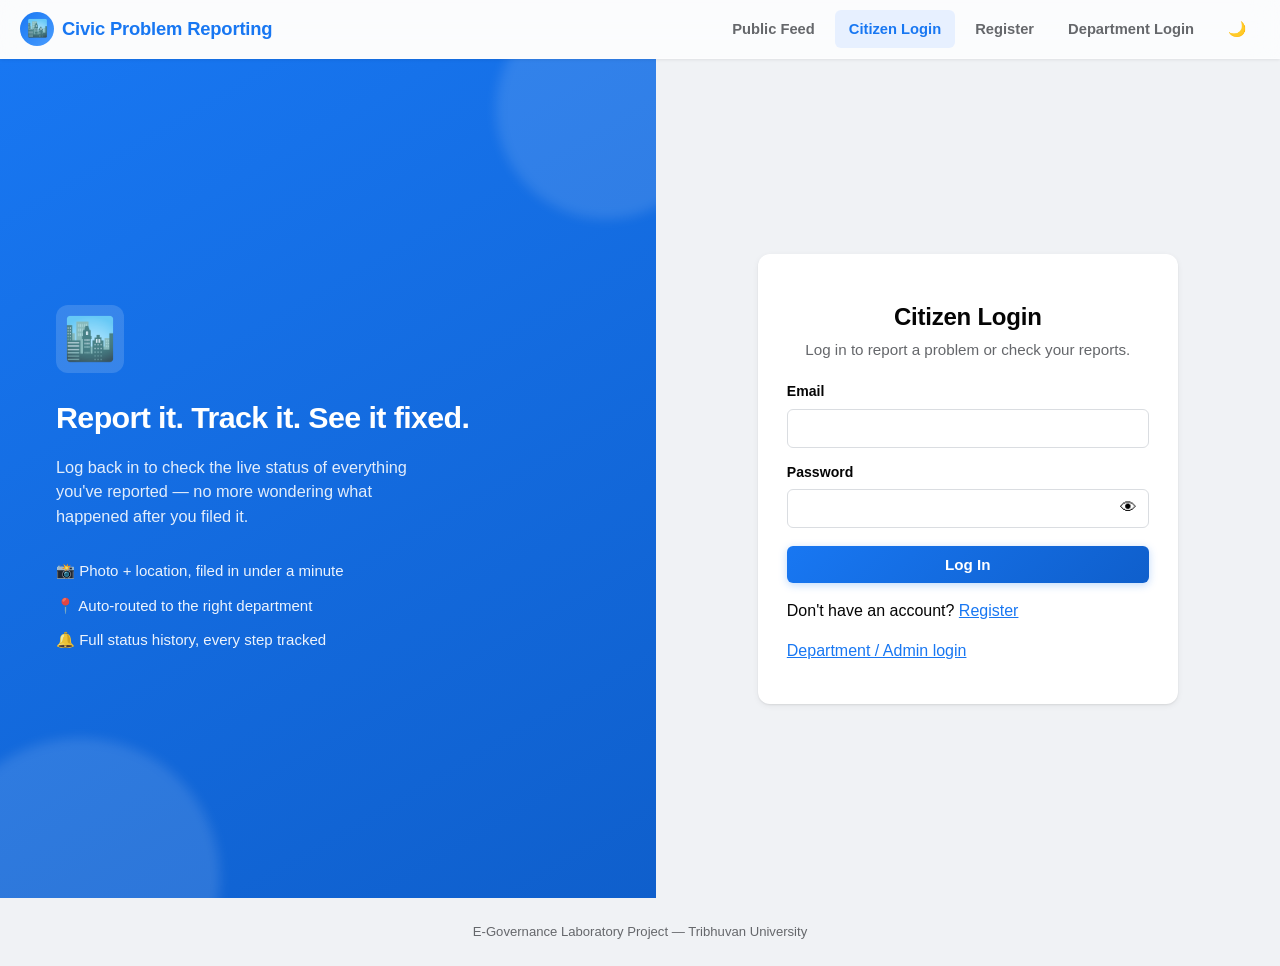
<file: frontend/my-reports.html>
<!DOCTYPE html>
<html lang="en">
<head>
<meta charset="UTF-8" />
<script>(function(){var t=localStorage.getItem("theme");if(t==="dark"||t==="light")document.documentElement.setAttribute("data-theme",t);})();</script>
<meta name="viewport" content="width=device-width, initial-scale=1.0" />
<title>My Reports — Local Civic Problem Reporting System</title>
<link rel="stylesheet" href="css/style.css?v=10" />
</head>
<body>

<header class="site-header">
  <a class="brand" href="index.html"><span class="brand-icon">🏙️</span>Civic Problem Reporting</a>
  <nav id="nav-links"></nav>
</header>

<main>
  <h1>My Reports</h1>
  <p class="subtitle">Problems you've reported and their current status.</p>

  <p class="actions-row">
    <a class="btn small secondary" href="submit-report.html">+ Report a New Problem</a>
    <button type="button" class="btn small secondary" id="edit-profile-btn">✏️ Edit My Profile</button>
  </p>

  <div id="error-box" class="error-box"></div>
  <div id="success-box" class="success-box"></div>
  <div id="report-list" class="report-list"></div>
</main>

<div id="profile-edit-modal" class="modal-overlay" style="display:none;">
  <div class="modal-box card">
    <h3>✏️ Edit My Profile</h3>
    <form id="profile-edit-form">
      <label for="profile_full_name">Full name</label>
      <input type="text" id="profile_full_name" required maxlength="150" />

      <label for="profile_email">Email</label>
      <input type="email" id="profile_email" required maxlength="150" />

      <label for="profile_phone">Phone</label>
      <input type="text" id="profile_phone" required maxlength="20" />

      <label for="profile_password">New password (leave blank to keep current)</label>
      <div class="password-field">
        <input type="password" id="profile_password" minlength="8" />
        <button type="button" class="password-toggle" data-target="profile_password" aria-label="Show password">👁</button>
      </div>

      <div class="actions-row">
        <button type="submit" class="btn">💾 Save Changes</button>
        <button type="button" class="btn small secondary" id="profile-edit-cancel">Cancel</button>
      </div>
    </form>
  </div>
</div>

<div id="report-edit-modal" class="modal-overlay" style="display:none;">
  <div class="modal-box card">
    <h3>✏️ Edit Report</h3>
    <form id="report-edit-form">
      <input type="hidden" id="edit_report_id" />

      <label for="edit_report_category">Category</label>
      <select id="edit_report_category"></select>

      <label for="edit_report_ward_no">Ward number</label>
      <input type="number" id="edit_report_ward_no" min="1" required />

      <label for="edit_report_landmark">Landmark</label>
      <input type="text" id="edit_report_landmark" required maxlength="200" />

      <label for="edit_report_description">Description</label>
      <textarea id="edit_report_description" required rows="4"></textarea>

      <div class="actions-row">
        <button type="submit" class="btn">💾 Save Changes</button>
        <button type="button" class="btn small secondary" id="report-edit-cancel">Cancel</button>
      </div>
    </form>
  </div>
</div>

<footer class="site-footer">
  E-Governance Laboratory Project — Tribhuvan University
</footer>

<script src="js/api.js?v=9"></script>
<script src="js/auth.js?v=11"></script>
<script>
  requireCitizenLogin();
  renderCitizenHeader("my-reports.html");

  const listEl = document.getElementById("report-list");
  const errorEl = document.getElementById("error-box");
  const successEl = document.getElementById("success-box");
  let lastReports = [];

  function escapeHtml(str) {
    const div = document.createElement("div");
    div.textContent = str;
    return div.innerHTML;
  }

  function initials(name) {
    return (name || "?").trim().charAt(0).toUpperCase();
  }

  function reportCardHtml(r) {
    const canEdit = r.status === "submitted";
    return `
      <div class="card report-card">
        <div class="post-header">
          <div class="avatar">${initials(r.reporter_name)}</div>
          <div class="post-header-text">
            <div class="post-author">${categoryLabel(r.category)} — Ward ${r.ward_no}</div>
            <div class="post-meta">Reported ${formatDate(r.created_at)}</div>
          </div>
          <span class="badge ${r.status}">${statusLabel(r.status)}</span>
        </div>
        <a href="report-detail.html?id=${r.id}">
          <img src="${photoUrl(r.photo_path)}" alt="Photo of reported problem" />
        </a>
        <div class="report-card-body">
          <h3><a href="report-detail.html?id=${r.id}">${categoryLabel(r.category)} — Ward ${r.ward_no}</a></h3>
          <div class="meta-row">📍 Near ${escapeHtml(r.landmark)}</div>
          ${r.rejection_reason ? `<div class="meta-row">Rejection reason: ${statusLabel(r.rejection_reason)}</div>` : ""}
          ${r.expected_completion_date ? `<div class="meta-row">Expected completion: ${r.expected_completion_date}</div>` : ""}
          ${canEdit
            ? `<div class="actions-row">
                <button type="button" class="btn small secondary" data-report-edit="${r.id}">✏️ Edit</button>
                <button type="button" class="btn small reject" data-report-delete="${r.id}">🗑️ Delete</button>
              </div>`
            : `<p class="helper-text">This report has been reviewed by the department and can no longer be edited or deleted.</p>`
          }
        </div>
      </div>
    `;
  }

  async function loadReports() {
    listEl.innerHTML = spinnerHtml();
    try {
      const reports = await apiFetch("/reports/mine", { authKind: "citizen" });
      lastReports = reports;
      if (reports.length === 0) {
        listEl.innerHTML = `<p class="empty-state"><span class="empty-icon">📭</span>You haven't reported any problems yet.</p>`;
        return;
      }
      listEl.innerHTML = reports.map(reportCardHtml).join("");
      animateCardsIn(listEl);
      listEl.querySelectorAll("[data-report-edit]").forEach((btn) => {
        btn.addEventListener("click", () => openEditReportModal(btn.dataset.reportEdit));
      });
      listEl.querySelectorAll("[data-report-delete]").forEach((btn) => {
        btn.addEventListener("click", () => deleteReport(btn));
      });
    } catch (err) {
      showBox(errorEl, err.message);
      listEl.innerHTML = "";
    }
  }

  const reportEditModal = document.getElementById("report-edit-modal");
  const reportEditForm = document.getElementById("report-edit-form");
  const reportEditCategorySelect = document.getElementById("edit_report_category");

  CATEGORIES.forEach((c) => {
    const opt = document.createElement("option");
    opt.value = c.value;
    opt.textContent = c.label;
    reportEditCategorySelect.appendChild(opt);
  });

  function openEditReportModal(id) {
    const report = lastReports.find((r) => r.id === id);
    if (!report) return;
    document.getElementById("edit_report_id").value = report.id;
    reportEditCategorySelect.value = report.category;
    document.getElementById("edit_report_ward_no").value = report.ward_no;
    document.getElementById("edit_report_landmark").value = report.landmark;
    document.getElementById("edit_report_description").value = report.description;
    showBox(errorEl, "");
    showBox(successEl, "");
    reportEditModal.style.display = "flex";
  }

  function closeEditReportModal() {
    reportEditModal.style.display = "none";
  }

  document.getElementById("report-edit-cancel").addEventListener("click", closeEditReportModal);
  reportEditModal.addEventListener("click", (e) => {
    if (e.target === reportEditModal) closeEditReportModal();
  });

  reportEditForm.addEventListener("submit", async (e) => {
    e.preventDefault();
    showBox(errorEl, "");
    showBox(successEl, "");

    const id = document.getElementById("edit_report_id").value;
    const body = {
      category: reportEditCategorySelect.value,
      ward_no: Number(document.getElementById("edit_report_ward_no").value),
      landmark: document.getElementById("edit_report_landmark").value.trim(),
      description: document.getElementById("edit_report_description").value.trim(),
    };

    const submitBtn = reportEditForm.querySelector('button[type="submit"]');
    setButtonLoading(submitBtn, true);
    try {
      await apiFetch(`/reports/${id}`, { method: "PATCH", body, authKind: "citizen" });
      closeEditReportModal();
      showBox(successEl, "Report updated.");
      loadReports();
    } catch (err) {
      showBox(errorEl, err.message);
    } finally {
      setButtonLoading(submitBtn, false);
    }
  });

  async function deleteReport(btn) {
    const id = btn.dataset.reportDelete;
    if (!confirm("Delete this report? This cannot be undone.")) return;
    showBox(errorEl, "");
    showBox(successEl, "");
    setButtonLoading(btn, true);
    try {
      await apiFetch(`/reports/${id}`, { method: "DELETE", authKind: "citizen" });
      showBox(successEl, "Report deleted.");
      loadReports();
    } catch (err) {
      showBox(errorEl, err.message);
      setButtonLoading(btn, false);
    }
  }

  const profileEditModal = document.getElementById("profile-edit-modal");
  const profileEditForm = document.getElementById("profile-edit-form");

  document.getElementById("edit-profile-btn").addEventListener("click", async () => {
    showBox(errorEl, "");
    showBox(successEl, "");
    try {
      const me = await apiFetch("/citizens/me", { authKind: "citizen" });
      document.getElementById("profile_full_name").value = me.full_name;
      document.getElementById("profile_email").value = me.email;
      document.getElementById("profile_phone").value = me.phone;
      document.getElementById("profile_password").value = "";
      profileEditModal.style.display = "flex";
    } catch (err) {
      showBox(errorEl, err.message);
    }
  });

  function closeProfileEditModal() {
    profileEditModal.style.display = "none";
  }

  document.getElementById("profile-edit-cancel").addEventListener("click", closeProfileEditModal);
  profileEditModal.addEventListener("click", (e) => {
    if (e.target === profileEditModal) closeProfileEditModal();
  });

  profileEditForm.addEventListener("submit", async (e) => {
    e.preventDefault();
    showBox(errorEl, "");
    showBox(successEl, "");

    const body = {
      full_name: document.getElementById("profile_full_name").value.trim(),
      email: document.getElementById("profile_email").value.trim(),
      phone: document.getElementById("profile_phone").value.trim(),
    };
    const password = document.getElementById("profile_password").value;
    if (password) body.password = password;

    const submitBtn = profileEditForm.querySelector('button[type="submit"]');
    setButtonLoading(submitBtn, true);
    try {
      await apiFetch("/citizens/me", { method: "PATCH", body, authKind: "citizen" });
      closeProfileEditModal();
      showBox(successEl, "Profile updated.");
      renderWhoAmI();
    } catch (err) {
      showBox(errorEl, err.message);
    } finally {
      setButtonLoading(submitBtn, false);
    }
  });

  loadReports();
</script>
</body>
</html>
</file>
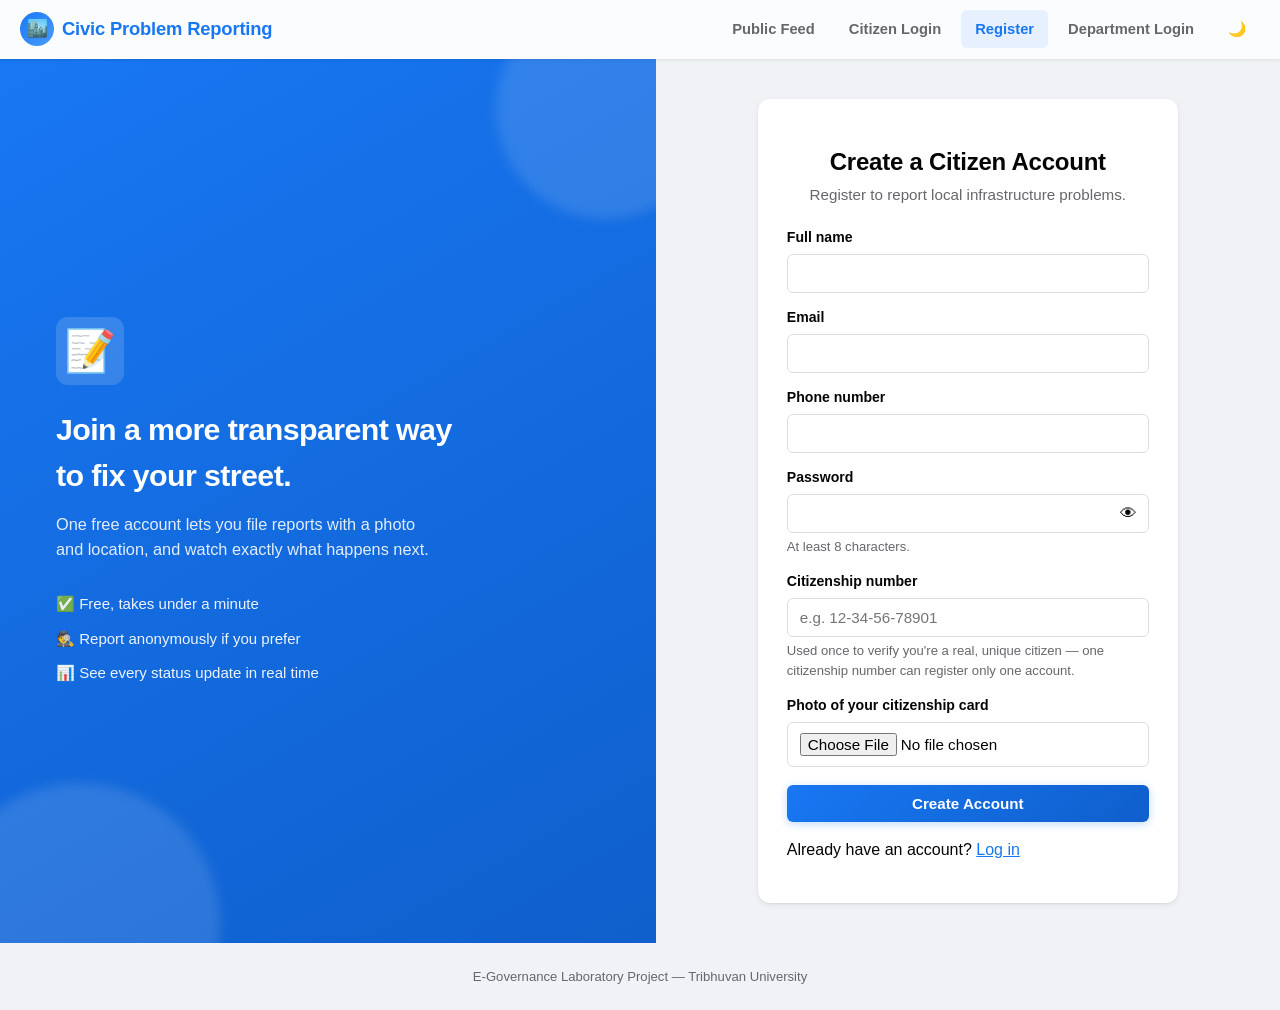
<file: frontend/register.html>
<!DOCTYPE html>
<html lang="en">
<head>
<meta charset="UTF-8" />
<script>(function(){var t=localStorage.getItem("theme");if(t==="dark"||t==="light")document.documentElement.setAttribute("data-theme",t);})();</script>
<meta name="viewport" content="width=device-width, initial-scale=1.0" />
<title>Register — Local Civic Problem Reporting System</title>
<link rel="stylesheet" href="css/style.css?v=10" />
</head>
<body>

<header class="site-header">
  <a class="brand" href="index.html"><span class="brand-icon">🏙️</span>Civic Problem Reporting</a>
  <nav id="nav-links"></nav>
</header>

<main class="auth-shell">
  <div class="auth-visual">
    <div class="auth-visual-icon">📝</div>
    <h2>Join a more transparent way to fix your street.</h2>
    <p>One free account lets you file reports with a photo and location, and watch exactly what happens next.</p>
    <div class="auth-visual-points">
      <span>✅ Free, takes under a minute</span>
      <span>🕵️ Report anonymously if you prefer</span>
      <span>📊 See every status update in real time</span>
    </div>
  </div>
  <div class="auth-form-panel">
    <div class="card form-card">
      <h1>Create a Citizen Account</h1>
      <p class="subtitle">Register to report local infrastructure problems.</p>

      <div id="error-box" class="error-box"></div>
      <div id="success-box" class="success-box"></div>

      <form id="register-form">
        <label for="full_name">Full name</label>
        <input type="text" id="full_name" required maxlength="150" />

        <label for="email">Email</label>
        <input type="email" id="email" required maxlength="150" />

        <label for="phone">Phone number</label>
        <input type="tel" id="phone" required maxlength="20" />

        <label for="password">Password</label>
        <div class="password-field">
          <input type="password" id="password" required minlength="8" />
          <button type="button" class="password-toggle" data-target="password" aria-label="Show password">👁</button>
        </div>
        <p class="helper-text">At least 8 characters.</p>

        <label for="citizenship_number">Citizenship number</label>
        <input type="text" id="citizenship_number" required maxlength="50" placeholder="e.g. 12-34-56-78901" />
        <p class="helper-text">Used once to verify you're a real, unique citizen — one citizenship number can register only one account.</p>

        <label for="citizenship_photo">Photo of your citizenship card</label>
        <input type="file" id="citizenship_photo" accept=".jpg,.jpeg,.png" required />

        <button type="submit" class="btn" style="width:100%;">Create Account</button>
      </form>

      <p style="margin-top:16px;">Already have an account? <a href="login.html">Log in</a></p>
    </div>
  </div>
</main>

<footer class="site-footer">
  E-Governance Laboratory Project — Tribhuvan University
</footer>

<script src="js/api.js?v=9"></script>
<script src="js/auth.js?v=11"></script>
<script>
  if (!redirectIfAlreadyLoggedInAsCitizen()) {
    renderCitizenHeader("register.html");

    const form = document.getElementById("register-form");
    const errorEl = document.getElementById("error-box");
    const successEl = document.getElementById("success-box");

    form.addEventListener("submit", async (e) => {
      e.preventDefault();
      showBox(errorEl, "");
      showBox(successEl, "");
      const submitBtn = form.querySelector('button[type="submit"]');
      setButtonLoading(submitBtn, true);

      try {
        const photoInput = document.getElementById("citizenship_photo");
        if (!photoInput.files[0]) {
          throw new Error("Please upload a photo of your citizenship card.");
        }
        const fd = new FormData();
        fd.append("full_name", document.getElementById("full_name").value.trim());
        fd.append("email", document.getElementById("email").value.trim());
        fd.append("phone", document.getElementById("phone").value.trim());
        fd.append("password", document.getElementById("password").value);
        fd.append("citizenship_number", document.getElementById("citizenship_number").value.trim());
        fd.append("citizenship_photo", photoInput.files[0]);

        await apiFetch("/citizens/register", {
          method: "POST",
          body: fd,
          isFormData: true,
        });
        showBox(successEl, "Account created! Redirecting to login…");
        setTimeout(() => (window.location.href = "login.html"), 1200);
      } catch (err) {
        showBox(errorEl, err.message);
        setButtonLoading(submitBtn, false);
      }
    });
  }
</script>
</body>
</html>
</file>
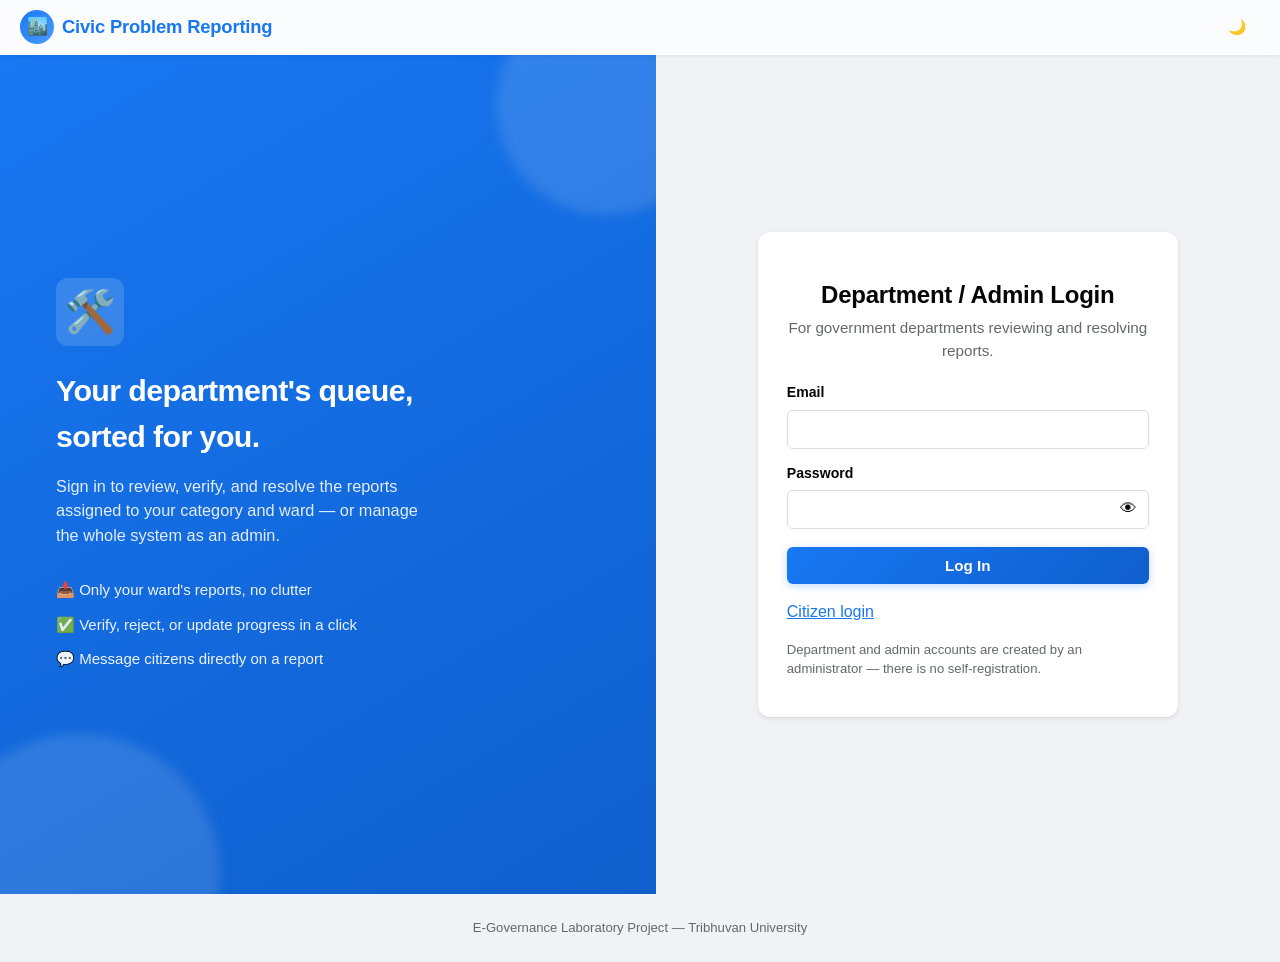
<file: frontend/staff-dashboard.html>
<!DOCTYPE html>
<html lang="en">
<head>
<meta charset="UTF-8" />
<script>(function(){var t=localStorage.getItem("theme");if(t==="dark"||t==="light")document.documentElement.setAttribute("data-theme",t);})();</script>
<meta name="viewport" content="width=device-width, initial-scale=1.0" />
<title>Department Dashboard — Local Civic Problem Reporting System</title>
<link rel="stylesheet" href="css/style.css?v=10" />
</head>
<body>

<header class="site-header">
  <a class="brand" href="index.html"><span class="brand-icon">🏙️</span>Civic Problem Reporting</a>
  <nav>
    <a href="feed.html">Public Feed</a>
    <span id="whoami-badge" class="whoami-badge"></span>
    <button id="logout-btn">Log out</button>
    <button type="button" class="theme-toggle" data-theme-toggle aria-label="Toggle dark mode"></button>
  </nav>
</header>

<main class="wide">
  <h1>Department Dashboard</h1>
  <p class="subtitle">Showing reports in your assigned category and ward.</p>

  <div id="error-box" class="error-box"></div>
  <div id="success-box" class="success-box"></div>

  <div id="stats-row" class="stats-row"></div>
  <div id="report-list" class="report-list"></div>
</main>

<footer class="site-footer">
  E-Governance Laboratory Project — Tribhuvan University
</footer>

<script src="js/api.js?v=9"></script>
<script src="js/auth.js?v=11"></script>
<script>
  requireStaffOnlyLogin();
  renderWhoAmI();

  document.getElementById("logout-btn").addEventListener("click", () => {
    clearToken("staff");
    clearToken("citizen");
    window.location.href = "staff-login.html";
  });

  const listEl = document.getElementById("report-list");
  const errorEl = document.getElementById("error-box");
  const successEl = document.getElementById("success-box");
  const statsEl = document.getElementById("stats-row");

  function renderStats(reports) {
    const counts = { submitted: 0, verified: 0, in_progress: 0, completed: 0, rejected: 0 };
    reports.forEach((r) => { if (counts[r.status] !== undefined) counts[r.status]++; });
    statsEl.innerHTML = `
      <div class="stat-pill"><span class="stat-num">${reports.length}</span><span class="stat-label">Total</span></div>
      <div class="stat-pill"><span class="stat-num">${counts.submitted}</span><span class="stat-label">New</span></div>
      <div class="stat-pill"><span class="stat-num">${counts.verified}</span><span class="stat-label">Verified</span></div>
      <div class="stat-pill"><span class="stat-num">${counts.in_progress}</span><span class="stat-label">In Progress</span></div>
      <div class="stat-pill"><span class="stat-num">${counts.completed}</span><span class="stat-label">Completed</span></div>
    `;
  }

  function escapeHtml(str) {
    const div = document.createElement("div");
    div.textContent = str || "";
    return div.innerHTML;
  }

  function initials(name) {
    return (name || "?").trim().charAt(0).toUpperCase();
  }

  function reportRowHtml(r) {
    const canAct = r.status !== "completed" && r.status !== "rejected";
    return `
      <div class="card report-card" data-id="${r.id}">
        <div class="post-header">
          <div class="avatar">${initials(r.reporter_name)}</div>
          <div class="post-header-text">
            <div class="post-author">${escapeHtml(r.reporter_name)}</div>
            <div class="post-meta">${escapeHtml(r.citizen_email)} • ${escapeHtml(r.citizen_phone)}</div>
          </div>
          <span class="badge ${r.status}">${statusLabel(r.status)}</span>
        </div>
        <a href="report-detail.html?id=${r.id}" target="_blank">
          <img src="${photoUrl(r.photo_path)}" alt="Photo of reported problem" />
        </a>
        <div class="report-card-body">
          <h3>${categoryLabel(r.category)} — Ward ${r.ward_no}</h3>
          <div class="meta-row">
            📍 Near ${escapeHtml(r.landmark)} • ${formatDate(r.created_at)}
          </div>
          <p>${escapeHtml(r.description)}</p>
          ${r.rejection_reason ? `<span class="meta-row"> Reason: ${statusLabel(r.rejection_reason)}</span>` : ""}
          ${r.expected_completion_date ? `<div class="meta-row">Expected completion: ${r.expected_completion_date}</div>` : ""}

          ${canAct ? `
          <div class="actions-row">
            ${r.status === "submitted" ? `<button class="btn small verify" data-action="verify">Verify</button>` : ""}
            ${r.status !== "rejected" ? `<button class="btn small reject" data-action="reject">Reject</button>` : ""}
            ${r.status === "verified" || r.status === "in_progress" ? `<button class="btn small progress" data-action="progress">${r.status === "in_progress" ? "Update Progress" : "Mark In Progress"}</button>` : ""}
            ${r.status === "in_progress" ? `<button class="btn small" data-action="complete">Mark Completed</button>` : ""}
          </div>

          <div class="inline-form" data-form="reject">
            <label>Rejection reason</label>
            <select data-field="reason"></select>
            <label>Comment (optional)</label>
            <textarea data-field="comment"></textarea>
            <button class="btn small reject" data-submit="reject">Confirm Reject</button>
          </div>

          <div class="inline-form" data-form="progress">
            <label>Expected completion date</label>
            <input type="date" data-field="expected_completion_date" />
            <label>Comment (optional)</label>
            <textarea data-field="comment"></textarea>
            <button class="btn small progress" data-submit="progress">Confirm</button>
          </div>
          ` : ""}
        </div>
      </div>
    `;
  }

  async function loadReports() {
    listEl.innerHTML = spinnerHtml();
    try {
      const reports = await apiFetch("/staff/reports", { authKind: "staff" });
      renderStats(reports);
      if (reports.length === 0) {
        listEl.innerHTML = `<p class="empty-state"><span class="empty-icon">✅</span>No reports in your queue right now.</p>`;
        return;
      }
      listEl.innerHTML = reports.map(reportRowHtml).join("");
      wireUpCards();
      animateCardsIn(listEl);
    } catch (err) {
      showBox(errorEl, err.message);
      listEl.innerHTML = "";
    }
  }

  function wireUpCards() {
    document.querySelectorAll(".report-card").forEach((card) => {
      const id = card.dataset.id;

      const rejectSelect = card.querySelector('[data-form="reject"] select[data-field="reason"]');
      if (rejectSelect) {
        REJECTION_REASONS.forEach((r) => {
          const opt = document.createElement("option");
          opt.value = r.value;
          opt.textContent = r.label;
          rejectSelect.appendChild(opt);
        });
      }

      card.querySelectorAll("[data-action]").forEach((btn) => {
        btn.addEventListener("click", () => onActionClick(card, btn.dataset.action, id, btn));
      });

      const rejectSubmit = card.querySelector('[data-submit="reject"]');
      if (rejectSubmit) {
        rejectSubmit.addEventListener("click", () => submitReject(card, id, rejectSubmit));
      }
      const progressSubmit = card.querySelector('[data-submit="progress"]');
      if (progressSubmit) {
        progressSubmit.addEventListener("click", () => submitProgress(card, id, progressSubmit));
      }
    });
  }

  function onActionClick(card, action, id, btn) {
    if (action === "verify") return doAction(id, "verify", {}, btn);
    if (action === "complete") return doAction(id, "complete", {}, btn);
    if (action === "reject") {
      const form = card.querySelector('[data-form="reject"]');
      form.style.display = form.style.display === "block" ? "none" : "block";
    }
    if (action === "progress") {
      const form = card.querySelector('[data-form="progress"]');
      form.style.display = form.style.display === "block" ? "none" : "block";
    }
  }

  async function doAction(id, action, body = {}, btn = null) {
    showBox(errorEl, "");
    showBox(successEl, "");
    setButtonLoading(btn, true);
    try {
      await apiFetch(`/staff/reports/${id}/${action}`, {
        method: "PATCH",
        body,
        authKind: "staff",
      });
      showBox(successEl, `Report ${statusLabel(action)} successfully.`);
      loadReports();
    } catch (err) {
      showBox(errorEl, err.message);
      setButtonLoading(btn, false);
    }
  }

  function submitReject(card, id, btn) {
    const reason = card.querySelector('[data-form="reject"] [data-field="reason"]').value;
    const comment = card.querySelector('[data-form="reject"] [data-field="comment"]').value.trim();
    if (!reason) {
      showBox(errorEl, "Please choose a rejection reason.");
      return;
    }
    doAction(id, "reject", { reason, comment: comment || null }, btn);
  }

  function submitProgress(card, id, btn) {
    const date = card.querySelector('[data-form="progress"] [data-field="expected_completion_date"]').value;
    const comment = card.querySelector('[data-form="progress"] [data-field="comment"]').value.trim();
    if (!date) {
      showBox(errorEl, "Please choose an expected completion date.");
      return;
    }
    doAction(id, "progress", { expected_completion_date: date, comment: comment || null }, btn);
  }

  loadReports();
</script>
</body>
</html>
</file>
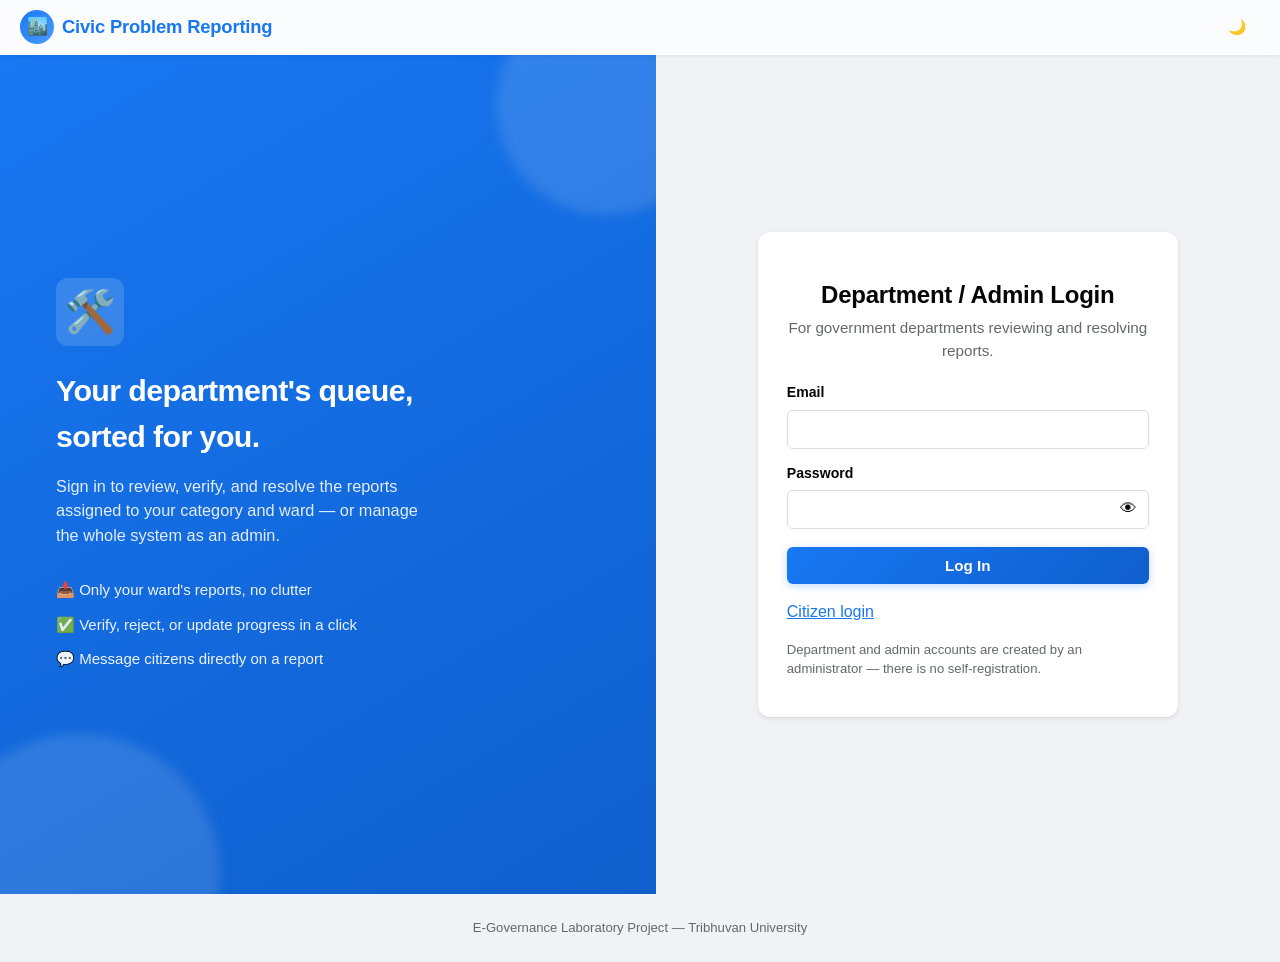
<file: frontend/staff-login.html>
<!DOCTYPE html>
<html lang="en">
<head>
<meta charset="UTF-8" />
<script>(function(){var t=localStorage.getItem("theme");if(t==="dark"||t==="light")document.documentElement.setAttribute("data-theme",t);})();</script>
<meta name="viewport" content="width=device-width, initial-scale=1.0" />
<title>Department Login — Local Civic Problem Reporting System</title>
<link rel="stylesheet" href="css/style.css?v=10" />
</head>
<body>

<header class="site-header">
  <a class="brand" href="index.html"><span class="brand-icon">🏙️</span>Civic Problem Reporting</a>
  <nav id="nav-links"><button type="button" class="theme-toggle" data-theme-toggle aria-label="Toggle dark mode"></button></nav>
</header>

<main class="auth-shell">
  <div class="auth-visual">
    <div class="auth-visual-icon">🛠️</div>
    <h2>Your department's queue, sorted for you.</h2>
    <p>Sign in to review, verify, and resolve the reports assigned to your category and ward — or manage the whole system as an admin.</p>
    <div class="auth-visual-points">
      <span>📥 Only your ward's reports, no clutter</span>
      <span>✅ Verify, reject, or update progress in a click</span>
      <span>💬 Message citizens directly on a report</span>
    </div>
  </div>
  <div class="auth-form-panel">
    <div class="card form-card">
      <h1>Department / Admin Login</h1>
      <p class="subtitle">For government departments reviewing and resolving reports.</p>

      <div id="error-box" class="error-box"></div>

      <form id="login-form" autocomplete="off">
        <label for="email">Email</label>
        <input type="email" id="email" required autocomplete="off" />

        <label for="password">Password</label>
        <div class="password-field">
          <input type="password" id="password" required autocomplete="off" />
          <button type="button" class="password-toggle" data-target="password" aria-label="Show password">👁</button>
        </div>

        <button type="submit" class="btn" style="width:100%;">Log In</button>
      </form>

      <p style="margin-top:16px;"><a href="login.html">Citizen login</a></p>
      <p class="helper-text">Department and admin accounts are created by an administrator — there is no self-registration.</p>
    </div>
  </div>
</main>

<footer class="site-footer">
  E-Governance Laboratory Project — Tribhuvan University
</footer>

<script src="js/api.js?v=9"></script>
<script src="js/auth.js?v=11"></script>
<script>
  if (!redirectIfAlreadyLoggedInAsStaff()) {
    const form = document.getElementById("login-form");
    const errorEl = document.getElementById("error-box");

    form.addEventListener("submit", async (e) => {
      e.preventDefault();
      showBox(errorEl, "");
      const submitBtn = form.querySelector('button[type="submit"]');
      setButtonLoading(submitBtn, true);

      try {
        const data = await apiFetch("/staff/login", {
          method: "POST",
          body: {
            email: document.getElementById("email").value.trim(),
            password: document.getElementById("password").value,
          },
        });
        setToken("staff", data.access_token, data.role);
        window.location.href = data.role === "admin" ? "admin-dashboard.html" : "staff-dashboard.html";
      } catch (err) {
        showBox(errorEl, err.message);
        setButtonLoading(submitBtn, false);
      }
    });
  }
</script>
</body>
</html>
</file>
<file: frontend/css/style.css>
/* ============================================================
   Civic Report — visual style
   A Facebook-inspired look: light gray page background, white
   rounded "cards" with soft shadows (no harsh borders), a blue
   accent color, and a sticky top header.
   ============================================================ */

:root {
  --blue: #1877f2;
  --blue-dark: #0f5fcc;
  --blue-soft: #e7f0ff;
  --green: #31a24c;
  --green-dark: #268a3d;
  --red: #dc2626;
  --red-dark: #b91c1c;
  --orange: #d97706;
  --orange-dark: #b45f04;
  --gray-bg: #f0f2f5;
  --gray-border: #dadde1;
  --gray-fill: #e4e6eb;
  --gray-fill-hover: #d8dade;
  --text: #050505;
  --text-muted: #65676b;
  --white: #ffffff;
  --radius: 8px;
  --radius-sm: 6px;
  --radius-lg: 12px;
  --shadow: 0 1px 2px rgba(0, 0, 0, 0.08), 0 2px 6px rgba(0, 0, 0, 0.06);
  --shadow-hover: 0 2px 4px rgba(0, 0, 0, 0.1), 0 6px 16px rgba(0, 0, 0, 0.08);
  --error-bg: #fdecea;
  --error-border: #f5b5b0;
  --success-bg: #e7f6ec;
  --success-border: #a8ddb8;
  --card-border: transparent;
  --glass-bg: rgba(255, 255, 255, 0.72);
  --glass-border: rgba(255, 255, 255, 0.4);
}

/* Dark mode only applies when explicitly turned on via the toggle button in
   the header (data-theme="dark") — light is always the default, regardless
   of the OS/browser setting. See api.js for the toggle logic. */
:root[data-theme="dark"] {
  --blue: #4599ff;
  --blue-dark: #2e89ff;
  --blue-soft: #1b2a3d;
  --green: #3fc463;
  --green-dark: #2fa350;
  --red: #f45b5b;
  --red-dark: #e04343;
  --orange: #f0a020;
  --orange-dark: #d68a0f;
  --gray-bg: #18191a;
  --gray-border: #3a3b3c;
  --gray-fill: #3a3b3c;
  --gray-fill-hover: #4e4f50;
  --text: #e4e6eb;
  --text-muted: #b0b3b8;
  --white: #242526;
  --error-bg: #3a1f1f;
  --error-border: #5c2b2b;
  --success-bg: #1e3324;
  --success-border: #2c4d34;
  --card-border: var(--gray-border);
  --shadow: 0 1px 2px rgba(0, 0, 0, 0.4), 0 2px 6px rgba(0, 0, 0, 0.3);
  --shadow-hover: 0 2px 4px rgba(0, 0, 0, 0.45), 0 6px 16px rgba(0, 0, 0, 0.35);
  --glass-bg: rgba(36, 37, 38, 0.72);
  --glass-border: rgba(255, 255, 255, 0.08);
}

* {
  box-sizing: border-box;
}

html {
  scroll-behavior: smooth;
}

@media (prefers-reduced-motion: reduce) {
  html {
    scroll-behavior: auto;
  }
  *, *::before, *::after {
    animation-duration: 0.01ms !important;
    transition-duration: 0.01ms !important;
  }
}

body {
  margin: 0;
  font-family: -apple-system, BlinkMacSystemFont, "Segoe UI", Roboto, Helvetica, Arial, sans-serif;
  background: var(--gray-bg);
  color: var(--text);
  line-height: 1.5;
  transition: background-color 0.15s, color 0.15s;
}

.theme-toggle {
  background: transparent;
  border: none;
  cursor: pointer;
  font-size: 1.15rem;
  line-height: 1;
  padding: 8px 10px;
  border-radius: var(--radius-sm);
  transition: background 0.15s;
}

.theme-toggle:hover {
  background: var(--gray-fill);
}

a {
  color: var(--blue);
}

/* ---------- Header ---------- */

header.site-header {
  position: sticky;
  top: 0;
  z-index: 20;
  background: var(--glass-bg);
  backdrop-filter: blur(14px) saturate(180%);
  -webkit-backdrop-filter: blur(14px) saturate(180%);
  border-bottom: 1px solid var(--glass-border);
  color: var(--text);
  padding: 10px 20px;
  display: flex;
  align-items: center;
  justify-content: space-between;
  flex-wrap: wrap;
  gap: 10px;
  box-shadow: 0 1px 3px rgba(0, 0, 0, 0.08);
}

header.site-header .brand {
  display: inline-flex;
  align-items: center;
  gap: 8px;
  font-size: 1.15rem;
  font-weight: 800;
  color: var(--blue);
  text-decoration: none;
  letter-spacing: -0.01em;
}

.brand-icon {
  display: inline-flex;
  align-items: center;
  justify-content: center;
  width: 34px;
  height: 34px;
  border-radius: 50%;
  background: linear-gradient(135deg, var(--blue), #4a9dff);
  font-size: 1.05rem;
  flex-shrink: 0;
}

header.site-header nav {
  display: flex;
  gap: 6px;
  flex-wrap: wrap;
  align-items: center;
}

header.site-header nav a,
header.site-header nav button {
  color: var(--text-muted);
  text-decoration: none;
  font-size: 0.92rem;
  font-weight: 600;
  background: transparent;
  border: none;
  padding: 8px 14px;
  border-radius: var(--radius-sm);
  cursor: pointer;
  transition: background 0.15s, color 0.15s;
}

header.site-header nav a:hover,
header.site-header nav button:hover {
  background: var(--gray-fill);
  color: var(--text);
}

header.site-header nav a.active {
  color: var(--blue);
  background: var(--blue-soft);
}

.whoami-badge {
  font-size: 0.85rem;
  font-weight: 600;
  color: var(--text-muted);
  padding: 6px 10px;
  white-space: nowrap;
}

.modal-overlay {
  position: fixed;
  inset: 0;
  background: rgba(0, 0, 0, 0.5);
  display: flex;
  align-items: center;
  justify-content: center;
  z-index: 1000;
  padding: 16px;
}

.modal-box {
  width: 100%;
  max-width: 480px;
  max-height: 90vh;
  overflow-y: auto;
}

/* ---------- Layout ---------- */

main {
  max-width: 680px;
  margin: 0 auto;
  padding: 24px 16px 60px;
}

main.wide {
  max-width: 900px;
}

h1 {
  font-size: 1.5rem;
  font-weight: 800;
  margin-bottom: 4px;
  letter-spacing: -0.01em;
}

main > h1 {
  animation: heroFadeUp 0.5s ease both;
}

main > .subtitle {
  animation: heroFadeUp 0.5s ease 0.06s both;
}

main > .filters {
  animation: heroFadeUp 0.5s ease 0.12s both;
}

.subtitle {
  color: var(--text-muted);
  margin-top: 0;
  margin-bottom: 20px;
  font-size: 0.95rem;
}

.card {
  background: var(--white);
  border: 1px solid var(--card-border);
  border-radius: var(--radius-lg);
  box-shadow: var(--shadow);
  padding: 18px 20px;
  margin-bottom: 16px;
}

.form-card {
  max-width: 420px;
  margin: 24px auto;
  padding: 28px 28px 24px;
  animation: heroFadeUp 0.5s ease both;
}

.form-card h1 {
  text-align: center;
}

.form-card > .subtitle {
  text-align: center;
}

/* ---------- Auth pages (login/register/staff-login) — split screen ---------- */

.auth-shell {
  max-width: none;
  padding: 0;
  display: grid;
  grid-template-columns: 1.05fr 1fr;
  min-height: calc(100vh - 61px);
}

.auth-visual {
  position: relative;
  overflow: hidden;
  display: flex;
  flex-direction: column;
  align-items: flex-start;
  justify-content: center;
  gap: 14px;
  padding: 56px;
  color: #ffffff;
  background: linear-gradient(150deg, var(--blue), var(--blue-dark), #6a3df5, var(--blue));
  background-size: 300% 300%;
  animation: heroGradient 16s ease infinite;
}

.auth-visual::before,
.auth-visual::after {
  content: "";
  position: absolute;
  border-radius: 50%;
  background: rgba(255, 255, 255, 0.12);
  filter: blur(6px);
  pointer-events: none;
  animation: floatBlob 9s ease-in-out infinite;
}

.auth-visual::before {
  width: 220px;
  height: 220px;
  top: -60px;
  right: -60px;
}

.auth-visual::after {
  width: 280px;
  height: 280px;
  bottom: -120px;
  left: -60px;
  animation-delay: 3s;
}

.auth-visual > * {
  position: relative;
  z-index: 1;
}

.auth-visual .auth-visual-icon {
  font-size: 2.6rem;
  width: 68px;
  height: 68px;
  display: flex;
  align-items: center;
  justify-content: center;
  background: rgba(255, 255, 255, 0.15);
  border-radius: var(--radius-lg);
  margin-bottom: 8px;
  animation: heroFadeUp 0.7s ease both;
}

.auth-visual h2 {
  font-size: 1.9rem;
  font-weight: 800;
  max-width: 420px;
  margin: 0;
  letter-spacing: -0.02em;
  animation: heroFadeUp 0.7s ease 0.08s both;
}

.auth-visual p {
  font-size: 1.02rem;
  color: rgba(255, 255, 255, 0.88);
  max-width: 380px;
  margin: 0;
  animation: heroFadeUp 0.7s ease 0.16s both;
}

.auth-visual .auth-visual-points {
  margin-top: 18px;
  display: flex;
  flex-direction: column;
  gap: 12px;
  animation: heroFadeUp 0.7s ease 0.24s both;
}

.auth-visual .auth-visual-points span {
  display: flex;
  align-items: center;
  gap: 10px;
  font-size: 0.94rem;
  color: rgba(255, 255, 255, 0.92);
}

.auth-form-panel {
  display: flex;
  align-items: center;
  justify-content: center;
  padding: 40px 24px;
}

.auth-form-panel .form-card {
  width: 100%;
  max-width: 420px;
  margin: 0;
  animation: heroFadeUp 0.6s ease both;
}

@media (max-width: 860px) {
  .auth-shell {
    grid-template-columns: 1fr;
    min-height: 0;
  }
  .auth-visual {
    padding: 40px 28px;
  }
  .auth-visual .auth-visual-points {
    display: none;
  }
}

/* ---------- Forms ---------- */

label {
  display: block;
  font-weight: 600;
  margin: 14px 0 6px;
  font-size: 0.88rem;
  color: var(--text);
}

input[type="text"],
input[type="email"],
input[type="password"],
input[type="tel"],
input[type="number"],
input[type="date"],
input[type="file"],
select,
textarea {
  width: 100%;
  padding: 10px 12px;
  border: 1px solid var(--gray-border);
  border-radius: var(--radius-sm);
  font-size: 0.95rem;
  font-family: inherit;
  background: var(--white);
  color: var(--text);
  transition: border-color 0.15s, box-shadow 0.15s;
}

input:focus,
select:focus,
textarea:focus {
  outline: none;
  border-color: var(--blue);
  box-shadow: 0 0 0 3px var(--blue-soft);
}

textarea {
  min-height: 90px;
  resize: vertical;
}

.password-field {
  position: relative;
}

.password-field input {
  padding-right: 42px;
}

.password-toggle {
  position: absolute;
  right: 4px;
  top: 50%;
  transform: translateY(-50%);
  background: transparent;
  border: none;
  cursor: pointer;
  font-size: 1.05rem;
  line-height: 1;
  padding: 6px 8px;
  border-radius: var(--radius-sm);
}

.password-toggle:hover {
  background: var(--gray-fill);
}

.checkbox-row {
  display: flex;
  align-items: center;
  gap: 8px;
  margin-top: 14px;
}

.checkbox-row input {
  width: auto;
}

.checkbox-row label {
  margin: 0;
  font-weight: 500;
}

/* ---------- Buttons ---------- */

button.btn,
a.btn {
  display: inline-block;
  background: linear-gradient(135deg, var(--blue), var(--blue-dark));
  color: var(--white);
  border: none;
  padding: 10px 20px;
  border-radius: var(--radius-sm);
  font-size: 0.95rem;
  font-weight: 700;
  cursor: pointer;
  text-decoration: none;
  margin-top: 18px;
  box-shadow: 0 2px 8px rgba(24, 119, 242, 0.28);
  transition: transform 0.15s, box-shadow 0.15s, filter 0.15s;
}

button.btn:hover,
a.btn:hover {
  transform: translateY(-1px);
  box-shadow: 0 4px 14px rgba(24, 119, 242, 0.35);
  filter: brightness(1.05);
}

button.btn:active,
a.btn:active {
  transform: scale(0.98);
}

button.btn.secondary {
  background: var(--gray-fill);
  color: var(--text);
}

button.btn.secondary:hover {
  background: var(--gray-fill-hover);
}

button.btn.small {
  padding: 7px 14px;
  font-size: 0.85rem;
  margin-top: 0;
}

button.btn.reject {
  background: var(--red);
}
button.btn.reject:hover {
  background: var(--red-dark);
}

button.btn.verify {
  background: var(--green);
}
button.btn.verify:hover {
  background: var(--green-dark);
}

button.btn.progress {
  background: var(--orange);
}
button.btn.progress:hover {
  background: var(--orange-dark);
}

button.btn.loading {
  position: relative;
  color: transparent !important;
  pointer-events: none;
}

button.btn.loading::after {
  content: "";
  position: absolute;
  left: 50%;
  top: 50%;
  width: 15px;
  height: 15px;
  margin: -8px 0 0 -8px;
  border: 2px solid rgba(255, 255, 255, 0.5);
  border-top-color: #fff;
  border-radius: 50%;
  animation: spin 0.6s linear infinite;
}

/* ---------- Loading spinner ---------- */

.spinner-center {
  display: flex;
  justify-content: center;
  padding: 48px 0;
}

.spinner {
  width: 30px;
  height: 30px;
  border: 3px solid var(--gray-border);
  border-top-color: var(--blue);
  border-radius: 50%;
  animation: spin 0.7s linear infinite;
}

@keyframes spin {
  to {
    transform: rotate(360deg);
  }
}

/* ---------- Alerts ---------- */

.error-box {
  background: var(--error-bg);
  border: 1px solid var(--error-border);
  color: var(--red-dark);
  padding: 12px 14px;
  border-radius: var(--radius-sm);
  margin: 14px 0;
  font-size: 0.9rem;
  font-weight: 500;
  display: none;
}

.success-box {
  background: var(--success-bg);
  border: 1px solid var(--success-border);
  color: var(--green-dark);
  padding: 12px 14px;
  border-radius: var(--radius-sm);
  margin: 14px 0;
  font-size: 0.9rem;
  font-weight: 500;
  display: none;
}

/* ---------- Filters ---------- */

.filters {
  display: flex;
  gap: 10px;
  flex-wrap: wrap;
  margin-bottom: 18px;
}

.filters select,
.filters input[type="search"] {
  width: auto;
  background: var(--white);
  border-radius: 999px;
  padding: 9px 16px;
  box-shadow: var(--shadow);
  border-color: transparent;
  font-weight: 600;
  font-size: 0.88rem;
  transition: box-shadow 0.15s, transform 0.15s;
}

.filters select:hover,
.filters input[type="search"]:hover {
  box-shadow: var(--shadow-hover);
}

.filters input[type="search"] {
  flex: 1;
  min-width: 220px;
  font-weight: 500;
}

.results-count {
  color: var(--text-muted);
  font-size: 0.85rem;
  margin: -8px 0 14px;
}

/* ---------- Feed / report "post" cards ---------- */

.report-list {
  display: grid;
  gap: 16px;
}

.report-card {
  padding: 0;
  overflow: hidden;
  transition: box-shadow 0.2s, transform 0.2s;
}

.report-card:hover {
  box-shadow: var(--shadow-hover);
  transform: translateY(-4px);
}

.report-img-wrap {
  position: relative;
  display: block;
  overflow: hidden;
}

.report-img-wrap img {
  transition: transform 0.35s ease;
}

.report-card:hover .report-img-wrap img {
  transform: scale(1.05);
}

.category-chip {
  position: absolute;
  top: 10px;
  left: 10px;
  background: rgba(0, 0, 0, 0.55);
  color: #fff;
  padding: 5px 12px;
  border-radius: 999px;
  font-size: 0.78rem;
  font-weight: 600;
  backdrop-filter: blur(4px);
}

.post-header {
  display: flex;
  align-items: center;
  gap: 10px;
  padding: 14px 16px 10px;
}

.avatar {
  flex-shrink: 0;
  width: 40px;
  height: 40px;
  border-radius: 50%;
  background: linear-gradient(135deg, var(--blue), #7db4ff);
  color: var(--white);
  display: flex;
  align-items: center;
  justify-content: center;
  font-weight: 700;
  font-size: 1rem;
}

.post-header-text {
  flex: 1;
  min-width: 0;
}

.post-author {
  font-weight: 700;
  font-size: 0.95rem;
  color: var(--text);
}

.post-meta {
  font-size: 0.82rem;
  color: var(--text-muted);
}

.report-card img,
.report-photo img {
  width: 100%;
  height: 320px;
  object-fit: cover;
  display: block;
  background: var(--gray-bg);
}

.report-photo img {
  height: auto;
  max-height: 420px;
  border-radius: var(--radius-lg);
}

.report-card-body {
  padding: 4px 16px 16px;
}

.report-card-body h3 {
  margin: 0 0 4px;
  font-size: 1.05rem;
}

.report-card-body h3 a {
  color: var(--text);
  text-decoration: none;
}

.report-card-body h3 a:hover {
  color: var(--blue);
  text-decoration: underline;
}

.meta-row {
  color: var(--text-muted);
  font-size: 0.87rem;
  margin-bottom: 6px;
}

/* ---------- Status badges ---------- */

.badge {
  display: inline-block;
  padding: 4px 12px;
  border-radius: 999px;
  font-size: 0.76rem;
  font-weight: 700;
  text-transform: capitalize;
  color: var(--white);
  letter-spacing: 0.01em;
}

.badge.submitted { background: #8a8d91; }
.badge.verified { background: var(--blue); }
.badge.rejected { background: var(--red); }
.badge.in_progress { background: var(--orange); }
.badge.completed { background: var(--green); }

/* ---------- Status history timeline ---------- */

.status-log {
  position: relative;
  border-left: 2px solid var(--gray-border);
  margin-left: 6px;
  padding-left: 18px;
}

.status-log-entry {
  position: relative;
  margin-bottom: 16px;
}

.status-log-entry::before {
  content: "";
  position: absolute;
  left: -24px;
  top: 4px;
  width: 11px;
  height: 11px;
  border-radius: 50%;
  background: var(--blue);
  border: 2px solid var(--white);
  box-shadow: 0 0 0 1px var(--gray-border);
}

.status-log-entry:last-child {
  margin-bottom: 0;
}

.status-log-entry .log-action {
  font-weight: 700;
  text-transform: capitalize;
}

.status-log-entry .log-meta {
  font-size: 0.82rem;
  color: var(--text-muted);
}

/* ---------- Tables (admin) ---------- */

table.data-table {
  width: 100%;
  border-collapse: collapse;
}

table.data-table th,
table.data-table td {
  text-align: left;
  padding: 10px 12px;
  border-bottom: 1px solid var(--gray-border);
  font-size: 0.9rem;
}

table.data-table th {
  color: var(--text-muted);
  font-weight: 700;
  font-size: 0.8rem;
  text-transform: uppercase;
  letter-spacing: 0.02em;
}

table.data-table tbody tr:hover {
  background: var(--gray-bg);
}

/* ---------- Misc ---------- */

.actions-row {
  display: flex;
  gap: 8px;
  flex-wrap: wrap;
  margin-top: 10px;
}

.empty-state {
  text-align: center;
  color: var(--text-muted);
  padding: 56px 20px;
  font-size: 0.95rem;
}

.empty-state .empty-icon {
  display: block;
  font-size: 2.4rem;
  margin-bottom: 10px;
  opacity: 0.7;
}

/* ---------- Card entrance animation (feed/dashboard lists) ---------- */

@keyframes cardIn {
  from { opacity: 0; transform: translateY(16px); }
  to { opacity: 1; transform: translateY(0); }
}

.card-anim-in {
  animation: cardIn 0.45s ease both;
}

/* ---------- Stats summary pills (staff/admin dashboards) ---------- */

.stats-row {
  display: flex;
  flex-wrap: wrap;
  gap: 12px;
  margin: 4px 0 24px;
}

.stat-pill {
  display: flex;
  align-items: center;
  gap: 12px;
  padding: 14px 20px;
  border-radius: var(--radius);
  background: var(--white);
  border: 1px solid var(--card-border);
  box-shadow: 0 2px 10px rgba(0, 0, 0, 0.04);
  min-width: 96px;
  transition: transform 0.2s ease, box-shadow 0.2s ease;
}

.stat-pill:hover {
  transform: translateY(-3px) scale(1.02);
  box-shadow: 0 8px 18px rgba(0, 0, 0, 0.08);
}

.stat-pill .stat-icon {
  flex-shrink: 0;
  width: 42px;
  height: 42px;
  border-radius: 12px;
  display: flex;
  align-items: center;
  justify-content: center;
  font-size: 1.3rem;
  background: linear-gradient(135deg, var(--pill-accent, var(--blue)), var(--pill-accent-dark, var(--blue-dark)));
}

.stat-pill > div {
  display: flex;
  flex-direction: column;
  gap: 2px;
}

.stat-pill .stat-num {
  font-size: 1.6rem;
  font-weight: 700;
  background: linear-gradient(135deg, var(--pill-accent, var(--blue)), var(--pill-accent-dark, var(--blue-dark)));
  -webkit-background-clip: text;
  background-clip: text;
  color: transparent;
  line-height: 1;
}

.stat-pill .stat-label {
  font-size: 0.78rem;
  color: var(--text-muted);
  text-transform: uppercase;
  letter-spacing: 0.04em;
}

.stat-pill.accent-blue { --pill-accent: var(--blue); --pill-accent-dark: var(--blue-dark); }
.stat-pill.accent-green { --pill-accent: var(--green); --pill-accent-dark: var(--green-dark); }
.stat-pill.accent-orange { --pill-accent: var(--orange); --pill-accent-dark: var(--orange-dark); }
.stat-pill.accent-purple { --pill-accent: #8a5cf6; --pill-accent-dark: #6c3ce0; }

/* ---------- Admin hero banner ---------- */

.admin-hero {
  display: flex;
  align-items: center;
  gap: 18px;
  padding: 26px 28px;
  margin-bottom: 22px;
  border-radius: var(--radius-lg);
  color: #fff;
  background: linear-gradient(120deg, var(--blue), var(--blue-dark), #6a3df5, var(--blue));
  background-size: 300% 300%;
  animation: heroGradient 16s ease infinite;
  position: relative;
  overflow: hidden;
}

.admin-hero h1,
.admin-hero .subtitle {
  color: #fff;
  margin: 0;
}

.admin-hero .subtitle {
  opacity: 0.9;
  margin-top: 4px;
}

.admin-hero-icon {
  flex-shrink: 0;
  width: 56px;
  height: 56px;
  border-radius: 16px;
  background: rgba(255, 255, 255, 0.18);
  backdrop-filter: blur(6px);
  display: flex;
  align-items: center;
  justify-content: center;
  font-size: 1.8rem;
}

/* ---------- Section cards (admin dashboard) ---------- */

.section-card {
  border-top: 4px solid var(--section-accent, var(--blue));
}

.section-card h3 {
  display: flex;
  align-items: center;
  gap: 10px;
}

.section-card .section-icon {
  display: inline-flex;
  align-items: center;
  justify-content: center;
  width: 32px;
  height: 32px;
  border-radius: 10px;
  background: color-mix(in srgb, var(--section-accent, var(--blue)) 15%, transparent);
  font-size: 1rem;
}

.section-card.accent-blue { --section-accent: var(--blue); }
.section-card.accent-green { --section-accent: var(--green); }
.section-card.accent-orange { --section-accent: var(--orange); }
.section-card.accent-purple { --section-accent: #8a5cf6; }

/* ---------- Role chips (admin staff table) ---------- */

.role-chip {
  display: inline-block;
  padding: 4px 12px;
  border-radius: 999px;
  font-size: 0.78rem;
  font-weight: 700;
}

.role-chip.admin {
  background: color-mix(in srgb, #8a5cf6 18%, transparent);
  color: #6c3ce0;
}

.role-chip.staff {
  background: color-mix(in srgb, var(--blue) 15%, transparent);
  color: var(--blue-dark);
}

:root[data-theme="dark"] .role-chip.admin { color: #b79bfa; }
:root[data-theme="dark"] .role-chip.staff { color: #7db4ff; }

#map {
  height: 280px;
  border-radius: var(--radius);
  border: 1px solid var(--gray-border);
  margin-top: 10px;
}

.helper-text {
  font-size: 0.82rem;
  color: var(--text-muted);
  margin-top: 4px;
}

.inline-form {
  border-top: 1px solid var(--gray-border);
  margin-top: 12px;
  padding-top: 12px;
  display: none;
}

footer.site-footer {
  text-align: center;
  color: var(--text-muted);
  font-size: 0.82rem;
  padding: 24px 20px;
}

/* ---------- Landing page ---------- */

.hero {
  position: relative;
  overflow: hidden;
  background: linear-gradient(120deg, var(--blue), var(--blue-dark), #6a3df5, var(--blue));
  background-size: 300% 300%;
  animation: heroGradient 14s ease infinite;
  color: #ffffff;
  padding: 88px 20px 96px;
  text-align: center;
  scroll-margin-top: 70px;
}

@keyframes heroGradient {
  0% { background-position: 0% 50%; }
  50% { background-position: 100% 50%; }
  100% { background-position: 0% 50%; }
}

.hero::before,
.hero::after {
  content: "";
  position: absolute;
  border-radius: 50%;
  background: rgba(255, 255, 255, 0.12);
  filter: blur(6px);
  pointer-events: none;
  animation: floatBlob 9s ease-in-out infinite;
}

.hero::before {
  width: 240px;
  height: 240px;
  top: -80px;
  left: -60px;
  animation-delay: 0s;
}

.hero::after {
  width: 320px;
  height: 320px;
  bottom: -140px;
  right: -80px;
  animation-delay: 2.5s;
}

@keyframes floatBlob {
  0%, 100% { transform: translate(0, 0) scale(1); }
  50% { transform: translate(20px, -20px) scale(1.08); }
}

.hero > * {
  position: relative;
  z-index: 1;
}

.hero h1 {
  font-size: 2.4rem;
  font-weight: 800;
  max-width: 700px;
  margin: 0 auto 14px;
  letter-spacing: -0.02em;
  animation: heroFadeUp 0.7s ease both;
}

.hero p.hero-subtitle {
  font-size: 1.1rem;
  color: rgba(255, 255, 255, 0.9);
  max-width: 560px;
  margin: 0 auto 30px;
  animation: heroFadeUp 0.7s ease 0.1s both;
}

.hero-actions {
  display: flex;
  justify-content: center;
  gap: 12px;
  flex-wrap: wrap;
  animation: heroFadeUp 0.7s ease 0.2s both;
}

@keyframes heroFadeUp {
  from { opacity: 0; transform: translateY(16px); }
  to { opacity: 1; transform: translateY(0); }
}

.hero-actions .btn {
  margin-top: 0;
}

.hero-actions a.btn.secondary {
  background: rgba(255, 255, 255, 0.15);
  color: #ffffff;
  border: 1px solid rgba(255, 255, 255, 0.5);
}

.hero-actions a.btn.secondary:hover {
  background: rgba(255, 255, 255, 0.25);
}

.landing-section {
  max-width: 960px;
  margin: 0 auto;
  padding: 56px 20px;
  scroll-margin-top: 70px;
}

/* ---------- Scroll-reveal (see initScrollReveal() in api.js) ---------- */

.reveal {
  opacity: 0;
  transform: translateY(28px);
  transition: opacity 0.6s ease, transform 0.6s ease;
}

.reveal.revealed {
  opacity: 1;
  transform: translateY(0);
}

.reveal-stagger.revealed:nth-child(1) { transition-delay: 0s; }
.reveal-stagger.revealed:nth-child(2) { transition-delay: 0.1s; }
.reveal-stagger.revealed:nth-child(3) { transition-delay: 0.2s; }

.landing-section h2 {
  text-align: center;
  font-size: 1.5rem;
  font-weight: 800;
  margin-bottom: 8px;
}

.landing-section > p.section-subtitle {
  text-align: center;
  color: var(--text-muted);
  max-width: 520px;
  margin: 0 auto 36px;
}

.steps-grid {
  display: grid;
  grid-template-columns: repeat(auto-fit, minmax(220px, 1fr));
  gap: 20px;
}

.step-card {
  background: var(--white);
  border: 1px solid var(--card-border);
  border-radius: var(--radius-lg);
  box-shadow: var(--shadow);
  padding: 24px 20px;
  text-align: center;
  transition: transform 0.25s ease, box-shadow 0.25s ease;
}

.step-card:hover {
  transform: translateY(-6px);
  box-shadow: var(--shadow-hover);
}

.step-card:hover .step-num {
  transform: scale(1.12);
}

.step-card .step-num {
  display: inline-flex;
  align-items: center;
  justify-content: center;
  width: 40px;
  height: 40px;
  border-radius: 50%;
  background: var(--blue-soft);
  color: var(--blue);
  transition: transform 0.25s ease;
  font-weight: 800;
  font-size: 1.1rem;
  margin-bottom: 14px;
}

.step-card h3 {
  margin: 0 0 8px;
  font-size: 1.05rem;
}

.step-card p {
  color: var(--text-muted);
  font-size: 0.92rem;
  margin: 0;
}

.role-grid {
  display: grid;
  grid-template-columns: repeat(auto-fit, minmax(240px, 1fr));
  gap: 20px;
}

.role-card {
  background: var(--white);
  border: 1px solid var(--card-border);
  border-radius: var(--radius-lg);
  box-shadow: var(--shadow);
  padding: 28px 24px;
  text-align: center;
  display: flex;
  flex-direction: column;
  align-items: center;
  transition: transform 0.25s ease, box-shadow 0.25s ease;
}

.role-card:hover {
  transform: translateY(-6px);
  box-shadow: var(--shadow-hover);
}

.role-card:hover .role-icon {
  transform: scale(1.15) rotate(-4deg);
}

.role-card .role-icon {
  font-size: 2rem;
  margin-bottom: 12px;
  display: inline-block;
  transition: transform 0.25s ease;
}

.role-card h3 {
  margin: 0 0 6px;
  font-size: 1.1rem;
}

.role-card p {
  color: var(--text-muted);
  font-size: 0.9rem;
  margin: 0 0 18px;
  flex: 1;
}

.role-card .role-links {
  display: flex;
  gap: 10px;
  flex-wrap: wrap;
  justify-content: center;
}

.role-card .btn {
  margin-top: 0;
}

/* ---------- Message thread (report chat) ---------- */

.message-thread {
  display: flex;
  flex-direction: column;
  gap: 10px;
  max-height: 360px;
  overflow-y: auto;
  padding: 4px 2px;
  margin-bottom: 14px;
}

.message-bubble {
  max-width: 80%;
  padding: 10px 14px;
  border-radius: 14px;
  font-size: 0.92rem;
  line-height: 1.4;
}

.message-bubble .msg-meta {
  font-size: 0.74rem;
  font-weight: 700;
  margin-bottom: 3px;
  opacity: 0.75;
}

.message-bubble.from-citizen {
  align-self: flex-start;
  background: var(--gray-fill);
  color: var(--text);
  border-bottom-left-radius: 4px;
}

.message-bubble.from-staff {
  align-self: flex-end;
  background: var(--blue);
  color: #ffffff;
  border-bottom-right-radius: 4px;
}

.message-bubble.from-staff .msg-meta {
  opacity: 0.85;
}

.message-form {
  display: flex;
  gap: 8px;
  align-items: flex-end;
}

.message-form textarea {
  min-height: 44px;
  max-height: 100px;
  resize: vertical;
}

.message-form .btn {
  margin-top: 0;
  white-space: nowrap;
}
</file>
